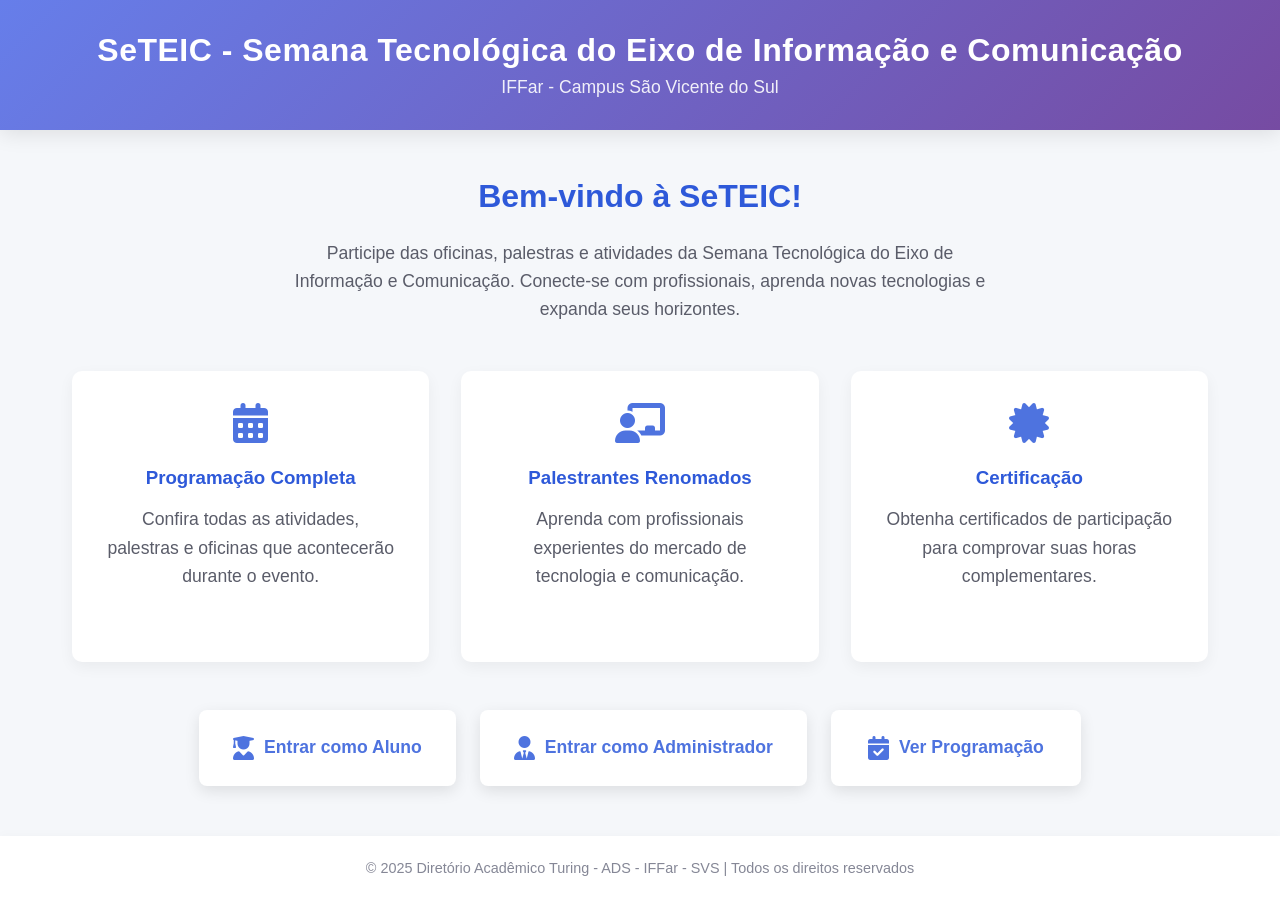
<file: index.html>
<!DOCTYPE html>
<html lang="pt-BR">
<head>
  <meta charset="UTF-8">
  <meta name="viewport" content="width=device-width, initial-scale=1.0">
  <title>SeTEIC - Página Inicial</title>
  <link rel="stylesheet" href="https://cdnjs.cloudflare.com/ajax/libs/font-awesome/6.4.0/css/all.min.css">
  <style>
    :root {
      --primary: #4e73df;
      --primary-dark: #2e59d9;
      --secondary: #858796;
      --success: #1cc88a;
      --info: #36b9cc;
      --warning: #f6c23e;
      --danger: #e74a3b;
      --light: #f8f9fc;
      --dark: #5a5c69;
      --white: #ffffff;
      --gradient: linear-gradient(135deg, #667eea 0%, #764ba2 100%);
    }
    
    * {
      margin: 0;
      padding: 0;
      box-sizing: border-box;
      font-family: 'Segoe UI', Tahoma, Geneva, Verdana, sans-serif;
    }
    
    body {
      background-color: #f5f7fa;
      color: var(--dark);
      min-height: 100vh;
      display: flex;
      flex-direction: column;
    }
    
    header {
      background: var(--gradient);
      color: var(--white);
      padding: 2rem 1.5rem;
      box-shadow: 0 4px 20px rgba(0, 0, 0, 0.1);
      text-align: center;
    }
    
    .titulo {
      font-size: 2rem;
      font-weight: 600;
      letter-spacing: 0.5px;
      margin-bottom: 0.5rem;
    }
    
    header p {
      font-size: 1.1rem;
      opacity: 0.9;
    }
    
    main.container {
      flex: 1;
      padding: 3rem 2rem;
      text-align: center;
      max-width: 1200px;
      margin: 0 auto;
      width: 100%;
    }
    
    main h2 {
      color: var(--primary-dark);
      font-size: 2rem;
      margin-bottom: 1.5rem;
    }
    
    main p {
      font-size: 1.1rem;
      color: var(--dark);
      max-width: 700px;
      margin: 0 auto 2.5rem;
      line-height: 1.6;
    }
    
    nav {
      display: flex;
      flex-wrap: wrap;
      justify-content: center;
      gap: 1.5rem;
      margin-top: 2rem;
    }
    
    nav a {
      background: var(--white);
      color: var(--primary);
      text-decoration: none;
      padding: 1.5rem 2rem;
      border-radius: 8px;
      font-weight: 600;
      font-size: 1.1rem;
      box-shadow: 0 5px 15px rgba(0, 0, 0, 0.1);
      transition: all 0.3s ease;
      display: flex;
      align-items: center;
      gap: 10px;
      min-width: 250px;
      justify-content: center;
      border: 2px solid transparent;
    }
    
    nav a:hover {
      transform: translateY(-5px);
      box-shadow: 0 8px 25px rgba(0, 0, 0, 0.15);
      border-color: var(--primary);
    }
    
    nav a i {
      font-size: 1.5rem;
    }
    
    .features {
      display: grid;
      grid-template-columns: repeat(auto-fit, minmax(300px, 1fr));
      gap: 2rem;
      margin: 3rem 0;
    }
    
    .feature-card {
      background: var(--white);
      padding: 2rem;
      border-radius: 10px;
      box-shadow: 0 5px 15px rgba(0, 0, 0, 0.05);
      transition: all 0.3s ease;
    }
    
    .feature-card:hover {
      transform: translateY(-5px);
      box-shadow: 0 8px 25px rgba(0, 0, 0, 0.1);
    }
    
    .feature-card i {
      font-size: 2.5rem;
      color: var(--primary);
      margin-bottom: 1.5rem;
    }
    
    .feature-card h3 {
      color: var(--primary-dark);
      margin-bottom: 1rem;
    }
    
    footer {
      background: var(--white);
      color: var(--secondary);
      text-align: center;
      padding: 1.5rem;
      font-size: 0.9rem;
      box-shadow: 0 -2px 10px rgba(0, 0, 0, 0.02);
    }
    
    @media (max-width: 768px) {
      .titulo {
        font-size: 1.5rem;
      }
      
      header p {
        font-size: 1rem;
      }
      
      nav {
        flex-direction: column;
        align-items: center;
      }
      
      nav a {
        width: 100%;
        padding: 1rem;
      }
    }
  </style>
</head>
<body>
  <header>
    <h1 class="titulo">SeTEIC - Semana Tecnológica do Eixo de Informação e Comunicação</h1>
    <p>IFFar - Campus São Vicente do Sul</p>
  </header>
  <main class="container">
    <h2>Bem-vindo à SeTEIC!</h2>
    <p>Participe das oficinas, palestras e atividades da Semana Tecnológica do Eixo de Informação e Comunicação. Conecte-se com profissionais, aprenda novas tecnologias e expanda seus horizontes.</p>
    
    <div class="features">
      <div class="feature-card">
        <i class="fas fa-calendar-alt"></i>
        <h3>Programação Completa</h3>
        <p>Confira todas as atividades, palestras e oficinas que acontecerão durante o evento.</p>
      </div>
      
      <div class="feature-card">
        <i class="fas fa-chalkboard-teacher"></i>
        <h3>Palestrantes Renomados</h3>
        <p>Aprenda com profissionais experientes do mercado de tecnologia e comunicação.</p>
      </div>
      
      <div class="feature-card">
        <i class="fas fa-certificate"></i>
        <h3>Certificação</h3>
        <p>Obtenha certificados de participação para comprovar suas horas complementares.</p>
      </div>
    </div>
    
    <nav>
      <a href="login.html">
        <i class="fas fa-user-graduate"></i>
        <span>Entrar como Aluno</span>
      </a>
      <a href="admin-dashboard.html">
        <i class="fas fa-user-tie"></i>
        <span>Entrar como Administrador</span>
      </a>
      <a href="aluno-programacao.html">
        <i class="fas fa-calendar-check"></i>
        <span>Ver Programação</span>
      </a>
    </nav>
  </main>
  <footer>
    <p>&copy; 2025 Diretório Acadêmico Turing - ADS - IFFar - SVS | Todos os direitos reservados</p>
  </footer>
</body>
</html>
</file>
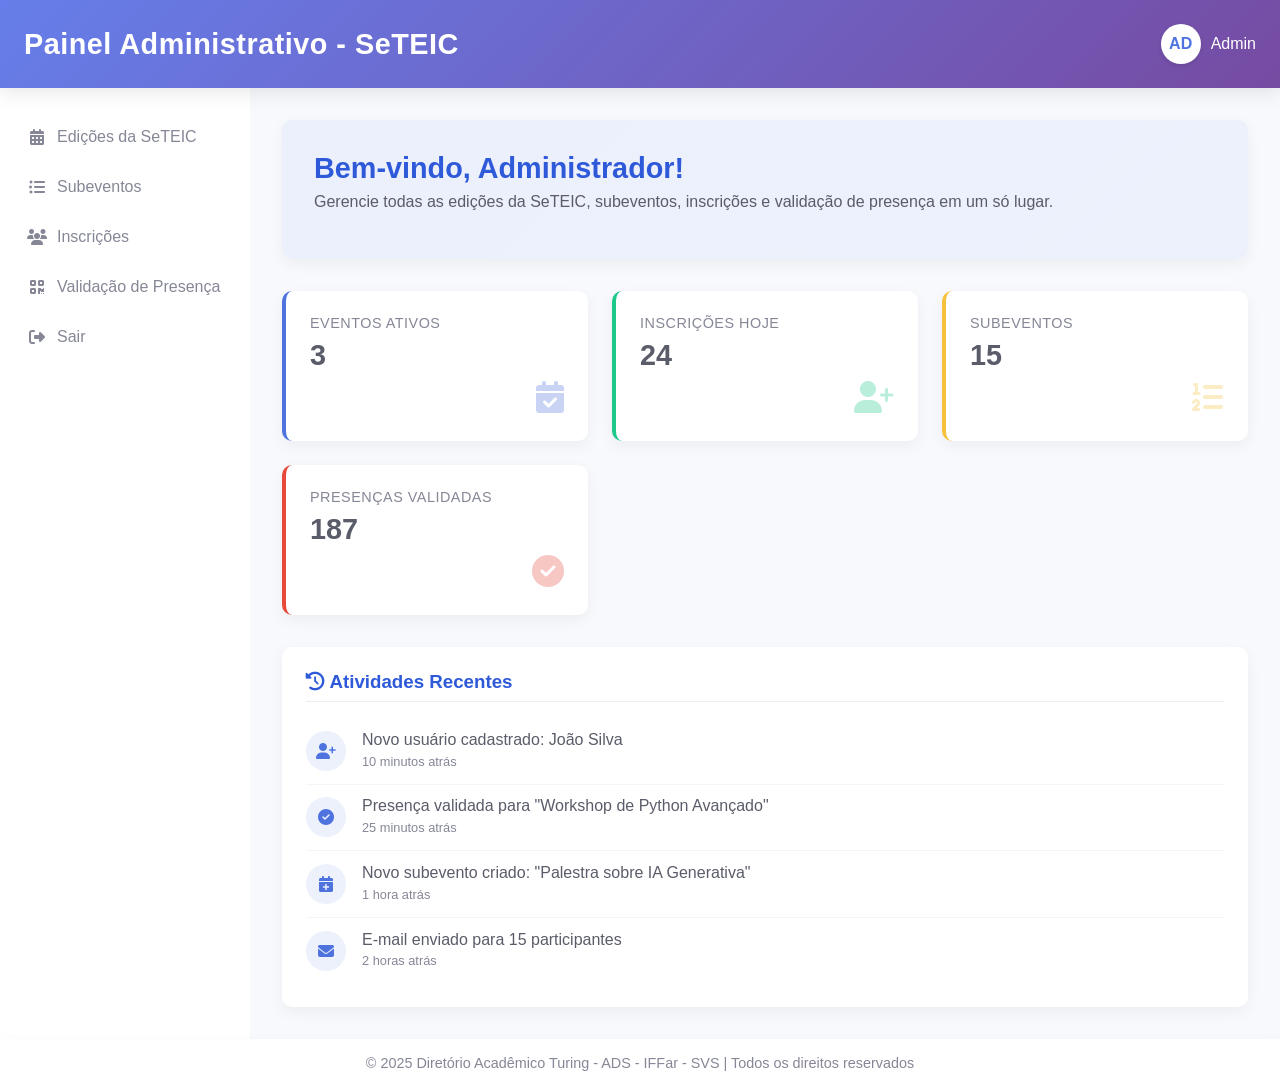
<file: admin-dashboard.html>
<!DOCTYPE html>
  <html lang="pt-BR">
  <head>
    <meta charset="UTF-8">
    <meta name="viewport" content="width=device-width, initial-scale=1.0">
    <title>Dashboard do Administrador - SeTEIC</title>
    <link rel="stylesheet" href="https://cdnjs.cloudflare.com/ajax/libs/font-awesome/6.4.0/css/all.min.css">
    <style>
      :root {
        --primary: #4e73df;
        --primary-dark: #2e59d9;
        --secondary: #858796;
        --success: #1cc88a;
        --info: #36b9cc;
        --warning: #f6c23e;
        --danger: #e74a3b;
        --light: #f8f9fc;
        --dark: #5a5c69;
        --white: #ffffff;
        --gradient: linear-gradient(135deg, #667eea 0%, #764ba2 100%);
      }
      
      * {
        margin: 0;
        padding: 0;
        box-sizing: border-box;
        font-family: 'Segoe UI', Tahoma, Geneva, Verdana, sans-serif;
      }
      
      body {
        background-color: #f5f7fa;
        color: var(--dark);
        min-height: 100vh;
        display: flex;
        flex-direction: column;
      }
      
      header {
        background: var(--gradient);
        color: var(--white);
        padding: 1.5rem;
        box-shadow: 0 4px 20px rgba(0, 0, 0, 0.1);
        position: relative;
        z-index: 10;
        display: flex;
        justify-content: space-between;
        align-items: center;
      }
      
      .titulo {
        font-size: 1.8rem;
        font-weight: 600;
        letter-spacing: 0.5px;
      }
      
      .user-info {
        display: flex;
        align-items: center;
        gap: 10px;
      }
      
      .user-avatar {
        width: 40px;
        height: 40px;
        border-radius: 50%;
        background-color: var(--white);
        display: flex;
        align-items: center;
        justify-content: center;
        color: var(--primary);
        font-weight: bold;
        box-shadow: 0 2px 5px rgba(0, 0, 0, 0.1);
      }
      
      main.container {
        display: flex;
        flex: 1;
      }
      
      nav {
        width: 250px;
        background: var(--white);
        box-shadow: 2px 0 10px rgba(0, 0, 0, 0.05);
        padding: 1.5rem 0;
        display: flex;
        flex-direction: column;
        transition: all 0.3s ease;
      }
      
      nav a {
        color: var(--secondary);
        text-decoration: none;
        padding: 0.8rem 1.5rem;
        margin: 0.2rem 0;
        display: flex;
        align-items: center;
        gap: 10px;
        transition: all 0.3s ease;
        border-left: 3px solid transparent;
      }
      
      nav a:hover {
        color: var(--primary);
        background-color: rgba(78, 115, 223, 0.1);
        border-left: 3px solid var(--primary);
      }
      
      nav a i {
        width: 20px;
        text-align: center;
      }
      
      .content {
        flex: 1;
        padding: 2rem;
        background-color: var(--light);
      }
      
      .welcome-card {
        background: var(--white);
        border-radius: 10px;
        padding: 2rem;
        margin-bottom: 2rem;
        box-shadow: 0 5px 15px rgba(0, 0, 0, 0.05);
        background: linear-gradient(135deg, rgba(255,255,255,0.9) 0%, rgba(255,255,255,0.95) 100%), 
                    url('https://images.unsplash.com/photo-1522071820081-009f0129c71c?ixlib=rb-4.0.3&ixid=M3wxMjA3fDB8MHxwaG90by1wYWdlfHx8fGVufDB8fHx8fA%3D%3D&auto=format&fit=crop&w=1470&q=80') no-repeat center center;
        background-size: cover;
        position: relative;
        overflow: hidden;
      }
      
      .welcome-card::before {
        content: '';
        position: absolute;
        top: 0;
        left: 0;
        right: 0;
        bottom: 0;
        background: rgba(78, 115, 223, 0.1);
        z-index: 0;
      }
      
      .welcome-card h2 {
        font-size: 1.8rem;
        color: var(--primary-dark);
        margin-bottom: 0.5rem;
        position: relative;
      }
      
      .welcome-card p {
        color: var(--dark);
        margin-bottom: 1rem;
        position: relative;
      }
      
      .stats-grid {
        display: grid;
        grid-template-columns: repeat(auto-fit, minmax(250px, 1fr));
        gap: 1.5rem;
        margin-bottom: 2rem;
      }
      
      .stat-card {
        background: var(--white);
        border-radius: 10px;
        padding: 1.5rem;
        box-shadow: 0 5px 15px rgba(0, 0, 0, 0.05);
        display: flex;
        flex-direction: column;
        border-left: 4px solid var(--primary);
        transition: transform 0.3s ease;
      }
      
      .stat-card:hover {
        transform: translateY(-5px);
      }
      
      .stat-card.primary {
        border-left-color: var(--primary);
      }
      
      .stat-card.success {
        border-left-color: var(--success);
      }
      
      .stat-card.warning {
        border-left-color: var(--warning);
      }
      
      .stat-card.danger {
        border-left-color: var(--danger);
      }
      
      .stat-card .stat-title {
        color: var(--secondary);
        font-size: 0.9rem;
        margin-bottom: 0.5rem;
        text-transform: uppercase;
        letter-spacing: 0.5px;
      }
      
      .stat-card .stat-value {
        font-size: 1.8rem;
        font-weight: 700;
        margin-bottom: 0.5rem;
      }
      
      .stat-card .stat-icon {
        align-self: flex-end;
        font-size: 2rem;
        opacity: 0.3;
      }
      
      .stat-card.primary .stat-icon {
        color: var(--primary);
      }
      
      .stat-card.success .stat-icon {
        color: var(--success);
      }
      
      .stat-card.warning .stat-icon {
        color: var(--warning);
      }
      
      .stat-card.danger .stat-icon {
        color: var(--danger);
      }
      
      .recent-activity {
        background: var(--white);
        border-radius: 10px;
        padding: 1.5rem;
        box-shadow: 0 5px 15px rgba(0, 0, 0, 0.05);
      }
      
      .recent-activity h3 {
        color: var(--primary-dark);
        margin-bottom: 1rem;
        padding-bottom: 0.5rem;
        border-bottom: 1px solid #eee;
      }
      
      .activity-item {
        display: flex;
        gap: 1rem;
        padding: 0.8rem 0;
        border-bottom: 1px solid #f5f5f5;
      }
      
      .activity-item:last-child {
        border-bottom: none;
      }
      
      .activity-icon {
        width: 40px;
        height: 40px;
        border-radius: 50%;
        background-color: rgba(78, 115, 223, 0.1);
        display: flex;
        align-items: center;
        justify-content: center;
        color: var(--primary);
        flex-shrink: 0;
      }
      
      .activity-content {
        flex: 1;
      }
      
      .activity-time {
        font-size: 0.8rem;
        color: var(--secondary);
        margin-top: 0.3rem;
      }
      
      footer {
        background: var(--white);
        color: var(--secondary);
        text-align: center;
        padding: 1rem;
        font-size: 0.9rem;
        box-shadow: 0 -2px 10px rgba(0, 0, 0, 0.02);
      }
      
      @media (max-width: 768px) {
        main.container {
          flex-direction: column;
        }
        
        nav {
          width: 100%;
          flex-direction: row;
          overflow-x: auto;
          padding: 0.5rem;
        }
        
        nav a {
          flex-direction: column;
          padding: 0.5rem;
          font-size: 0.8rem;
          text-align: center;
          min-width: 80px;
        }
        
        nav a i {
          margin-bottom: 0.3rem;
        }
        
        .stats-grid {
          grid-template-columns: 1fr;
        }
      }
    </style>
  </head>
  <body>
    <header>
      <h1 class="titulo">Painel Administrativo - SeTEIC</h1>
      <div class="user-info">
        <div class="user-avatar">AD</div>
        <span>Admin</span>
      </div>
    </header>
    <main class="container">
      <nav>
        <a href="admin-eventos.html">
          <i class="fas fa-calendar-alt"></i>
          <span>Edições da SeTEIC</span>
        </a>
        <a href="admin-subeventos.html">
          <i class="fas fa-list-ul"></i>
          <span>Subeventos</span>
        </a>
        <a href="admin-inscricoes.html">
          <i class="fas fa-users"></i>
          <span>Inscrições</span>
        </a>
        <a href="admin-qrcode.html">
          <i class="fas fa-qrcode"></i>
          <span>Validação de Presença</span>
        </a>
        <a href="index.html">
          <i class="fas fa-sign-out-alt"></i>
          <span>Sair</span>
        </a>
      </nav>
      <div class="content">
        <div class="welcome-card">
          <h2>Bem-vindo, Administrador!</h2>
          <p>Gerencie todas as edições da SeTEIC, subeventos, inscrições e validação de presença em um só lugar.</p>
        </div>
        
        <div class="stats-grid">
          <div class="stat-card primary">
            <div class="stat-title">Eventos Ativos</div>
            <div class="stat-value">3</div>
            <div class="stat-icon"><i class="fas fa-calendar-check"></i></div>
          </div>
          
          <div class="stat-card success">
            <div class="stat-title">Inscrições Hoje</div>
            <div class="stat-value">24</div>
            <div class="stat-icon"><i class="fas fa-user-plus"></i></div>
          </div>
          
          <div class="stat-card warning">
            <div class="stat-title">Subeventos</div>
            <div class="stat-value">15</div>
            <div class="stat-icon"><i class="fas fa-list-ol"></i></div>
          </div>
          
          <div class="stat-card danger">
            <div class="stat-title">Presenças Validadas</div>
            <div class="stat-value">187</div>
            <div class="stat-icon"><i class="fas fa-check-circle"></i></div>
          </div>
        </div>
        
        <div class="recent-activity">
          <h3><i class="fas fa-history"></i> Atividades Recentes</h3>
          
          <div class="activity-item">
            <div class="activity-icon">
              <i class="fas fa-user-plus"></i>
            </div>
            <div class="activity-content">
              <div>Novo usuário cadastrado: João Silva</div>
              <div class="activity-time">10 minutos atrás</div>
            </div>
          </div>
          
          <div class="activity-item">
            <div class="activity-icon">
              <i class="fas fa-check-circle"></i>
            </div>
            <div class="activity-content">
              <div>Presença validada para "Workshop de Python Avançado"</div>
              <div class="activity-time">25 minutos atrás</div>
            </div>
          </div>
          
          <div class="activity-item">
            <div class="activity-icon">
              <i class="fas fa-calendar-plus"></i>
            </div>
            <div class="activity-content">
              <div>Novo subevento criado: "Palestra sobre IA Generativa"</div>
              <div class="activity-time">1 hora atrás</div>
            </div>
          </div>
          
          <div class="activity-item">
            <div class="activity-icon">
              <i class="fas fa-envelope"></i>
            </div>
            <div class="activity-content">
              <div>E-mail enviado para 15 participantes</div>
              <div class="activity-time">2 horas atrás</div>
            </div>
          </div>
        </div>
      </div>
    </main>
    <footer>
      <p>&copy; 2025 Diretório Acadêmico Turing - ADS - IFFar - SVS | Todos os direitos reservados</p>
    </footer>
  </body>
  </html>
</file>
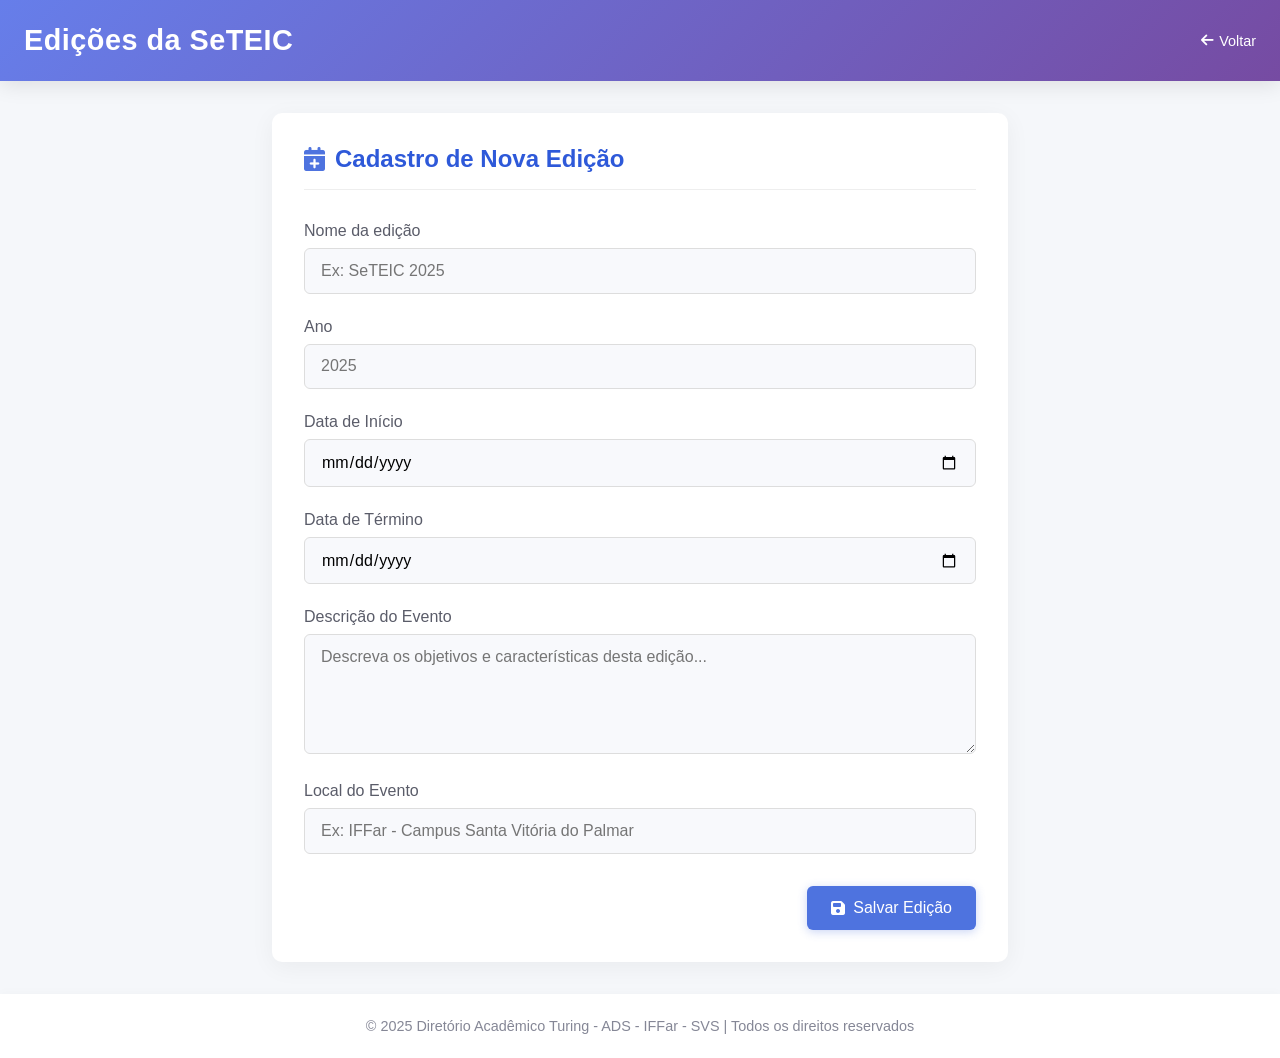
<file: admin-eventos.html>
<!DOCTYPE html>
<html lang="pt-BR">
<head>
  <meta charset="UTF-8">
  <meta name="viewport" content="width=device-width, initial-scale=1.0">
  <title>Cadastro de Evento Geral - SeTEIC</title>
  <link rel="stylesheet" href="https://cdnjs.cloudflare.com/ajax/libs/font-awesome/6.4.0/css/all.min.css">
  <style>
    :root {
      --primary: #4e73df;
      --primary-dark: #2e59d9;
      --secondary: #858796;
      --success: #1cc88a;
      --light: #f8f9fc;
      --dark: #5a5c69;
      --white: #ffffff;
      --gradient: linear-gradient(135deg, #667eea 0%, #764ba2 100%);
    }
    
    * {
      margin: 0;
      padding: 0;
      box-sizing: border-box;
      font-family: 'Segoe UI', Tahoma, Geneva, Verdana, sans-serif;
    }
    
    body {
      background-color: #f5f7fa;
      color: var(--dark);
      min-height: 100vh;
      display: flex;
      flex-direction: column;
    }
    
    header {
      background: var(--gradient);
      color: var(--white);
      padding: 1.5rem;
      box-shadow: 0 4px 20px rgba(0, 0, 0, 0.1);
      display: flex;
      justify-content: space-between;
      align-items: center;
    }
    
    .titulo {
      font-size: 1.8rem;
      font-weight: 600;
      letter-spacing: 0.5px;
    }
    
    .back-button {
      color: var(--white);
      text-decoration: none;
      display: flex;
      align-items: center;
      gap: 5px;
      font-size: 0.9rem;
      transition: opacity 0.3s;
    }
    
    .back-button:hover {
      opacity: 0.9;
    }
    
    main.container {
      flex: 1;
      padding: 2rem;
      max-width: 800px;
      margin: 0 auto;
      width: 100%;
    }
    
    .form-card {
      background: var(--white);
      border-radius: 10px;
      padding: 2rem;
      box-shadow: 0 5px 25px rgba(0, 0, 0, 0.05);
    }
    
    .form-header {
      margin-bottom: 2rem;
      padding-bottom: 1rem;
      border-bottom: 1px solid #eee;
    }
    
    .form-header h2 {
      color: var(--primary-dark);
      display: flex;
      align-items: center;
      gap: 10px;
    }
    
    .form-header h2 i {
      color: var(--primary);
    }
    
    .form-group {
      margin-bottom: 1.5rem;
    }
    
    label {
      display: block;
      margin-bottom: 0.5rem;
      font-weight: 500;
      color: var(--dark);
    }
    
    input[type="text"],
    input[type="number"],
    input[type="date"],
    input[type="time"],
    input[type="email"],
    input[type="password"],
    select,
    textarea {
      width: 100%;
      padding: 0.8rem 1rem;
      border: 1px solid #ddd;
      border-radius: 6px;
      font-size: 1rem;
      transition: all 0.3s;
      background-color: var(--light);
    }
    
    input:focus,
    select:focus,
    textarea:focus {
      outline: none;
      border-color: var(--primary);
      box-shadow: 0 0 0 3px rgba(78, 115, 223, 0.2);
    }
    
    textarea {
      min-height: 120px;
      resize: vertical;
    }
    
    button[type="submit"] {
      background: var(--primary);
      color: white;
      border: none;
      padding: 0.8rem 1.5rem;
      border-radius: 6px;
      font-size: 1rem;
      font-weight: 500;
      cursor: pointer;
      transition: all 0.3s;
      display: inline-flex;
      align-items: center;
      gap: 8px;
      box-shadow: 0 2px 10px rgba(78, 115, 223, 0.3);
    }
    
    button[type="submit"]:hover {
      background: var(--primary-dark);
      transform: translateY(-2px);
      box-shadow: 0 4px 15px rgba(78, 115, 223, 0.4);
    }
    
    .form-actions {
      display: flex;
      justify-content: flex-end;
      margin-top: 2rem;
    }
    
    footer {
      background: var(--white);
      color: var(--secondary);
      text-align: center;
      padding: 1.5rem;
      font-size: 0.9rem;
      box-shadow: 0 -2px 10px rgba(0, 0, 0, 0.02);
    }
    
    @media (max-width: 768px) {
      main.container {
        padding: 1rem;
      }
      
      .form-card {
        padding: 1.5rem;
      }
      
      header {
        padding: 1rem;
      }
      
      .titulo {
        font-size: 1.4rem;
      }
    }
  </style>
</head>
<body>
  <header>
    <h1 class="titulo">Edições da SeTEIC</h1>
    <a href="admin-eventos.html" class="back-button">
      <i class="fas fa-arrow-left"></i>
      Voltar
    </a>
  </header>
  <main class="container">
    <div class="form-card">
      <div class="form-header">
        <h2><i class="fas fa-calendar-plus"></i> Cadastro de Nova Edição</h2>
      </div>
      
      <form>
        <div class="form-group">
          <label for="nome">Nome da edição</label>
          <input type="text" id="nome" required placeholder="Ex: SeTEIC 2025">
        </div>
        
        <div class="form-group">
          <label for="ano">Ano</label>
          <input type="number" id="ano" required min="2000" max="2100" placeholder="2025">
        </div>
        
        <div class="form-group">
          <label for="data-inicio">Data de Início</label>
          <input type="date" id="data-inicio" required>
        </div>
        
        <div class="form-group">
          <label for="data-fim">Data de Término</label>
          <input type="date" id="data-fim" required>
        </div>
        
        <div class="form-group">
          <label for="descricao">Descrição do Evento</label>
          <textarea id="descricao" rows="4" placeholder="Descreva os objetivos e características desta edição..."></textarea>
        </div>
        
        <div class="form-group">
          <label for="local">Local do Evento</label>
          <input type="text" id="local" placeholder="Ex: IFFar - Campus Santa Vitória do Palmar">
        </div>
        
        <div class="form-actions">
          <button type="submit">
            <i class="fas fa-save"></i>
            Salvar Edição
          </button>
        </div>
      </form>
    </div>
  </main>
  <footer>
    <p>&copy; 2025 Diretório Acadêmico Turing - ADS - IFFar - SVS | Todos os direitos reservados</p>
  </footer>
</body>
</html>
</file>
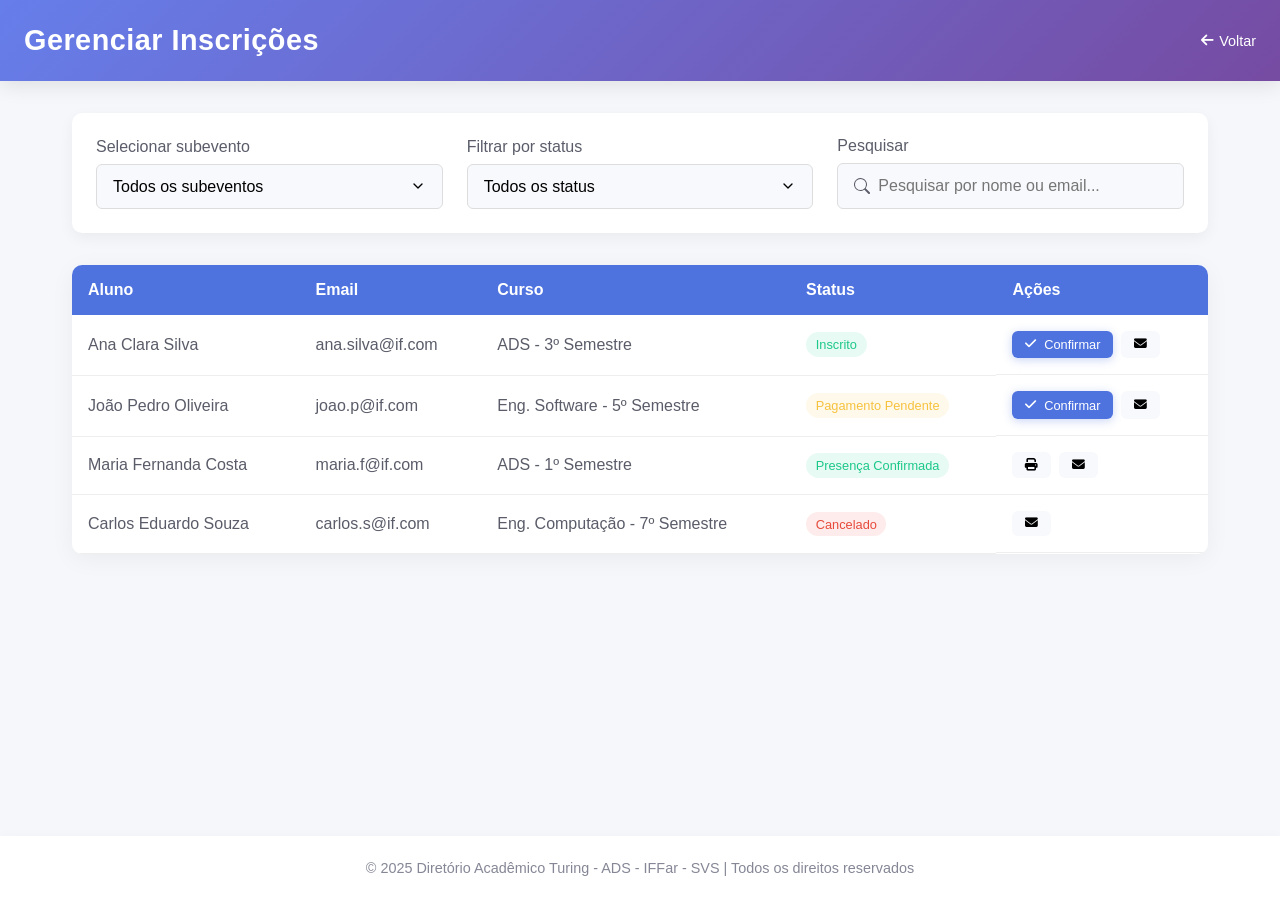
<file: admin-inscricoes.html>
<!DOCTYPE html>
<html lang="pt-BR">
<head>
  <meta charset="UTF-8">
  <meta name="viewport" content="width=device-width, initial-scale=1.0">
  <title>Inscrições por Evento - SeTEIC</title>
  <link rel="stylesheet" href="https://cdnjs.cloudflare.com/ajax/libs/font-awesome/6.4.0/css/all.min.css">
  <style>
    :root {
      --primary: #4e73df;
      --primary-dark: #2e59d9;
      --secondary: #858796;
      --success: #1cc88a;
      --warning: #f6c23e;
      --danger: #e74a3b;
      --light: #f8f9fc;
      --dark: #5a5c69;
      --white: #ffffff;
      --gradient: linear-gradient(135deg, #667eea 0%, #764ba2 100%);
    }
    
    * {
      margin: 0;
      padding: 0;
      box-sizing: border-box;
      font-family: 'Segoe UI', Tahoma, Geneva, Verdana, sans-serif;
    }
    
    body {
      background-color: #f5f7fa;
      color: var(--dark);
      min-height: 100vh;
      display: flex;
      flex-direction: column;
    }
    
    header {
      background: var(--gradient);
      color: var(--white);
      padding: 1.5rem;
      box-shadow: 0 4px 20px rgba(0, 0, 0, 0.1);
      display: flex;
      justify-content: space-between;
      align-items: center;
    }
    
    .titulo {
      font-size: 1.8rem;
      font-weight: 600;
      letter-spacing: 0.5px;
    }
    
    .back-button {
      color: var(--white);
      text-decoration: none;
      display: flex;
      align-items: center;
      gap: 5px;
      font-size: 0.9rem;
      transition: opacity 0.3s;
    }
    
    .back-button:hover {
      opacity: 0.9;
    }
    
    main.container {
      flex: 1;
      padding: 2rem;
      max-width: 1200px;
      margin: 0 auto;
      width: 100%;
    }
    
    .filter-section {
      background: var(--white);
      border-radius: 10px;
      padding: 1.5rem;
      margin-bottom: 2rem;
      box-shadow: 0 5px 15px rgba(0, 0, 0, 0.05);
    }
    
    .filter-row {
      display: flex;
      gap: 1.5rem;
      align-items: flex-end;
      flex-wrap: wrap;
    }
    
    .form-group {
      flex: 1;
      min-width: 250px;
    }
    
    label {
      display: block;
      margin-bottom: 0.5rem;
      font-weight: 500;
      color: var(--dark);
    }
    
    select {
      width: 100%;
      padding: 0.8rem 1rem;
      border: 1px solid #ddd;
      border-radius: 6px;
      font-size: 1rem;
      transition: all 0.3s;
      background-color: var(--light);
      appearance: none;
      background-image: url("data:image/svg+xml;charset=UTF-8,%3csvg xmlns='http://www.w3.org/2000/svg' viewBox='0 0 24 24' fill='none' stroke='currentColor' stroke-width='2' stroke-linecap='round' stroke-linejoin='round'%3e%3cpolyline points='6 9 12 15 18 9'%3e%3c/polyline%3e%3c/svg%3e");
      background-repeat: no-repeat;
      background-position: right 1rem center;
      background-size: 1em;
    }
    
    select:focus {
      outline: none;
      border-color: var(--primary);
      box-shadow: 0 0 0 3px rgba(78, 115, 223, 0.2);
    }
    
    .card {
      background: var(--white);
      border-radius: 10px;
      padding: 0;
      box-shadow: 0 5px 25px rgba(0, 0, 0, 0.05);
      overflow: hidden;
    }
    
    .table-container {
      overflow-x: auto;
    }
    
    table {
      width: 100%;
      border-collapse: collapse;
    }
    
    thead {
      background-color: var(--primary);
      color: var(--white);
    }
    
    th {
      padding: 1rem;
      text-align: left;
      font-weight: 600;
    }
    
    td {
      padding: 1rem;
      border-bottom: 1px solid #eee;
      vertical-align: middle;
    }
    
    tr:hover {
      background-color: rgba(78, 115, 223, 0.05);
    }
    
    .status-badge {
      display: inline-block;
      padding: 0.3rem 0.6rem;
      border-radius: 20px;
      font-size: 0.8rem;
      font-weight: 500;
    }
    
    .status-inscrito {
      background-color: rgba(28, 200, 138, 0.1);
      color: var(--success);
    }
    
    .status-pendente {
      background-color: rgba(246, 194, 62, 0.1);
      color: var(--warning);
    }
    
    .status-cancelado {
      background-color: rgba(231, 74, 59, 0.1);
      color: var(--danger);
    }
    
    .btn {
      padding: 0.5rem 1rem;
      border-radius: 6px;
      font-size: 0.9rem;
      font-weight: 500;
      cursor: pointer;
      transition: all 0.3s;
      display: inline-flex;
      align-items: center;
      gap: 8px;
      border: none;
    }
    
    .btn-primary {
      background: var(--primary);
      color: white;
      box-shadow: 0 2px 10px rgba(78, 115, 223, 0.3);
    }
    
    .btn-primary:hover {
      background: var(--primary-dark);
      transform: translateY(-2px);
      box-shadow: 0 4px 15px rgba(78, 115, 223, 0.4);
    }
    
    .btn-sm {
      padding: 0.4rem 0.8rem;
      font-size: 0.8rem;
    }
    
    .actions-cell {
      display: flex;
      gap: 0.5rem;
    }
    
    .search-input {
      width: 100%;
      padding: 0.8rem 1rem;
      border: 1px solid #ddd;
      border-radius: 6px;
      font-size: 1rem;
      transition: all 0.3s;
      background-color: var(--light);
      padding-left: 2.5rem;
      background-image: url("data:image/svg+xml;charset=UTF-8,%3csvg xmlns='http://www.w3.org/2000/svg' width='16' height='16' fill='%235a5c69' viewBox='0 0 16 16'%3e%3cpath d='M11.742 10.344a6.5 6.5 0 1 0-1.397 1.398h-.001c.03.04.062.078.098.115l3.85 3.85a1 1 0 0 0 1.415-1.414l-3.85-3.85a1.007 1.007 0 0 0-.115-.1zM12 6.5a5.5 5.5 0 1 1-11 0 5.5 5.5 0 0 1 11 0z'/%3e%3c/svg%3e");
      background-repeat: no-repeat;
      background-position: left 1rem center;
    }
    
    .search-input:focus {
      outline: none;
      border-color: var(--primary);
      box-shadow: 0 0 0 3px rgba(78, 115, 223, 0.2);
    }
    
    footer {
      background: var(--white);
      color: var(--secondary);
      text-align: center;
      padding: 1.5rem;
      font-size: 0.9rem;
      box-shadow: 0 -2px 10px rgba(0, 0, 0, 0.02);
    }
    
    @media (max-width: 768px) {
      main.container {
        padding: 1rem;
      }
      
      .filter-row {
        flex-direction: column;
        gap: 1rem;
      }
      
      .form-group {
        width: 100%;
      }
      
      th, td {
        padding: 0.8rem;
      }
      
      header {
        padding: 1rem;
      }
      
      .titulo {
        font-size: 1.4rem;
      }
    }
  </style>
</head>
<body>
  <header>
    <h1 class="titulo">Gerenciar Inscrições</h1>
    <a href="admin-inscricoes.html" class="back-button">
      <i class="fas fa-arrow-left"></i>
      Voltar
    </a>
  </header>
  <main class="container">
    <div class="filter-section">
      <div class="filter-row">
        <div class="form-group">
          <label for="subevento">Selecionar subevento</label>
          <select id="subevento">
            <option value="">Todos os subeventos</option>
            <option value="git">Oficina: Git e Versionamento</option>
            <option value="ia">Palestra: Inteligência Artificial</option>
            <option value="web">Workshop: Desenvolvimento Web</option>
            <option value="dados">Minicurso: Análise de Dados</option>
          </select>
        </div>
        
        <div class="form-group">
          <label for="status">Filtrar por status</label>
          <select id="status">
            <option value="">Todos os status</option>
            <option value="inscrito">Inscrito</option>
            <option value="confirmado">Presença Confirmada</option>
            <option value="pendente">Pagamento Pendente</option>
            <option value="cancelado">Cancelado</option>
          </select>
        </div>
        
        <div class="form-group">
          <label for="search">Pesquisar</label>
          <input type="text" id="search" class="search-input" placeholder="Pesquisar por nome ou email...">
        </div>
      </div>
    </div>
    
    <div class="card">
      <div class="table-container">
        <table>
          <thead>
            <tr>
              <th>Aluno</th>
              <th>Email</th>
              <th>Curso</th>
              <th>Status</th>
              <th>Ações</th>
            </tr>
          </thead>
          <tbody>
            <tr>
              <td>Ana Clara Silva</td>
              <td>ana.silva@if.com</td>
              <td>ADS - 3º Semestre</td>
              <td><span class="status-badge status-inscrito">Inscrito</span></td>
              <td class="actions-cell">
                <button class="btn btn-primary btn-sm">
                  <i class="fas fa-check"></i>
                  Confirmar
                </button>
                <button class="btn btn-sm" style="background: #f8f9fc;">
                  <i class="fas fa-envelope"></i>
                </button>
              </td>
            </tr>
            <tr>
              <td>João Pedro Oliveira</td>
              <td>joao.p@if.com</td>
              <td>Eng. Software - 5º Semestre</td>
              <td><span class="status-badge status-pendente">Pagamento Pendente</span></td>
              <td class="actions-cell">
                <button class="btn btn-primary btn-sm">
                  <i class="fas fa-check"></i>
                  Confirmar
                </button>
                <button class="btn btn-sm" style="background: #f8f9fc;">
                  <i class="fas fa-envelope"></i>
                </button>
              </td>
            </tr>
            <tr>
              <td>Maria Fernanda Costa</td>
              <td>maria.f@if.com</td>
              <td>ADS - 1º Semestre</td>
              <td><span class="status-badge status-inscrito">Presença Confirmada</span></td>
              <td class="actions-cell">
                <button class="btn btn-sm" style="background: #f8f9fc;">
                  <i class="fas fa-print"></i>
                </button>
                <button class="btn btn-sm" style="background: #f8f9fc;">
                  <i class="fas fa-envelope"></i>
                </button>
              </td>
            </tr>
            <tr>
              <td>Carlos Eduardo Souza</td>
              <td>carlos.s@if.com</td>
              <td>Eng. Computação - 7º Semestre</td>
              <td><span class="status-badge status-cancelado">Cancelado</span></td>
              <td class="actions-cell">
                <button class="btn btn-sm" style="background: #f8f9fc;">
                  <i class="fas fa-envelope"></i>
                </button>
              </td>
            </tr>
          </tbody>
        </table>
      </div>
    </div>
  </main>
  <footer>
    <p>&copy; 2025 Diretório Acadêmico Turing - ADS - IFFar - SVS | Todos os direitos reservados</p>
  </footer>
</body>
</html>
</file>
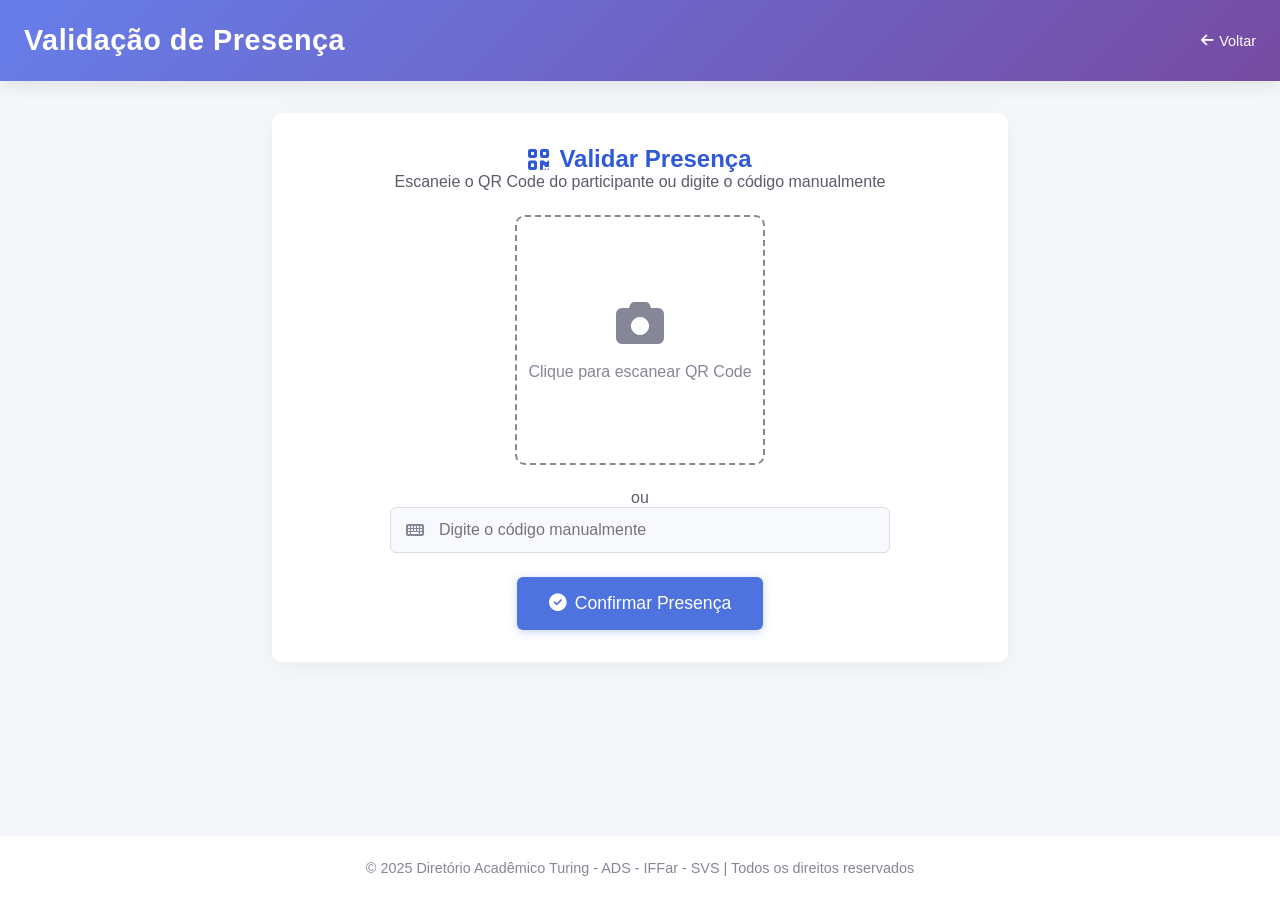
<file: admin-qrcode.html>
<!DOCTYPE html>
<html lang="pt-BR">
<head>
  <meta charset="UTF-8">
  <meta name="viewport" content="width=device-width, initial-scale=1.0">
  <title>Validação de Presença - SeTEIC</title>
  <link rel="stylesheet" href="https://cdnjs.cloudflare.com/ajax/libs/font-awesome/6.4.0/css/all.min.css">
  <style>
    :root {
      --primary: #4e73df;
      --primary-dark: #2e59d9;
      --secondary: #858796;
      --success: #1cc88a;
      --warning: #f6c23e;
      --danger: #e74a3b;
      --light: #f8f9fc;
      --dark: #5a5c69;
      --white: #ffffff;
      --gradient: linear-gradient(135deg, #667eea 0%, #764ba2 100%);
    }
    
    * {
      margin: 0;
      padding: 0;
      box-sizing: border-box;
      font-family: 'Segoe UI', Tahoma, Geneva, Verdana, sans-serif;
    }
    
    body {
      background-color: #f5f7fa;
      color: var(--dark);
      min-height: 100vh;
      display: flex;
      flex-direction: column;
    }
    
    header {
      background: var(--gradient);
      color: var(--white);
      padding: 1.5rem;
      box-shadow: 0 4px 20px rgba(0, 0, 0, 0.1);
      display: flex;
      justify-content: space-between;
      align-items: center;
    }
    
    .titulo {
      font-size: 1.8rem;
      font-weight: 600;
      letter-spacing: 0.5px;
    }
    
    .back-button {
      color: var(--white);
      text-decoration: none;
      display: flex;
      align-items: center;
      gap: 5px;
      font-size: 0.9rem;
      transition: opacity 0.3s;
    }
    
    .back-button:hover {
      opacity: 0.9;
    }
    
    main.container {
      flex: 1;
      padding: 2rem;
      max-width: 800px;
      margin: 0 auto;
      width: 100%;
      display: flex;
      flex-direction: column;
      align-items: center;
      text-align: center;
    }
    
    .scan-section {
      background: var(--white);
      border-radius: 10px;
      padding: 2rem;
      box-shadow: 0 5px 25px rgba(0, 0, 0, 0.05);
      width: 100%;
      margin-bottom: 2rem;
    }
    
    .scan-header {
      margin-bottom: 1.5rem;
    }
    
    .scan-header h2 {
      color: var(--primary-dark);
      display: flex;
      align-items: center;
      justify-content: center;
      gap: 10px;
    }
    
    .input-group {
      position: relative;
      margin-bottom: 1.5rem;
      width: 100%;
      max-width: 500px;
      margin-left: auto;
      margin-right: auto;
    }
    
    .input-group i {
      position: absolute;
      left: 1rem;
      top: 50%;
      transform: translateY(-50%);
      color: var(--secondary);
    }
    
    input[type="text"] {
      width: 100%;
      padding: 0.8rem 1rem 0.8rem 3rem;
      border: 1px solid #ddd;
      border-radius: 6px;
      font-size: 1rem;
      transition: all 0.3s;
      background-color: var(--light);
    }
    
    input:focus {
      outline: none;
      border-color: var(--primary);
      box-shadow: 0 0 0 3px rgba(78, 115, 223, 0.2);
    }
    
    .btn {
      padding: 0.8rem 1.5rem;
      border-radius: 6px;
      font-size: 1rem;
      font-weight: 500;
      cursor: pointer;
      transition: all 0.3s;
      display: inline-flex;
      align-items: center;
      gap: 8px;
      border: none;
    }
    
    .btn-primary {
      background: var(--primary);
      color: white;
      box-shadow: 0 2px 10px rgba(78, 115, 223, 0.3);
    }
    
    .btn-primary:hover {
      background: var(--primary-dark);
      transform: translateY(-2px);
      box-shadow: 0 4px 15px rgba(78, 115, 223, 0.4);
    }
    
    .btn-lg {
      padding: 1rem 2rem;
      font-size: 1.1rem;
    }
    
    .qr-scanner {
      width: 250px;
      height: 250px;
      margin: 1.5rem auto;
      border: 2px dashed var(--secondary);
      border-radius: 10px;
      display: flex;
      align-items: center;
      justify-content: center;
      flex-direction: column;
      color: var(--secondary);
      cursor: pointer;
      transition: all 0.3s;
    }
    
    .qr-scanner:hover {
      border-color: var(--primary);
      color: var(--primary);
    }
    
    .qr-scanner i {
      font-size: 3rem;
      margin-bottom: 1rem;
    }
    
    .result-card {
      background: var(--white);
      border-radius: 10px;
      padding: 1.5rem;
      box-shadow: 0 5px 15px rgba(0, 0, 0, 0.05);
      width: 100%;
      max-width: 500px;
      margin-top: 1rem;
      text-align: left;
      border-left: 4px solid var(--success);
    }
    
    .result-header {
      display: flex;
      align-items: center;
      gap: 10px;
      margin-bottom: 1rem;
      color: var(--success);
    }
    
    .result-item {
      margin-bottom: 0.5rem;
      display: flex;
    }
    
    .result-item strong {
      min-width: 100px;
      display: inline-block;
    }
    
    .status-badge {
      display: inline-block;
      padding: 0.3rem 0.8rem;
      border-radius: 20px;
      font-size: 0.9rem;
      font-weight: 500;
      margin-left: 0.5rem;
    }
    
    .status-success {
      background-color: rgba(28, 200, 138, 0.1);
      color: var(--success);
    }
    
    .status-warning {
      background-color: rgba(246, 194, 62, 0.1);
      color: var(--warning);
    }
    
    footer {
      background: var(--white);
      color: var(--secondary);
      text-align: center;
      padding: 1.5rem;
      font-size: 0.9rem;
      box-shadow: 0 -2px 10px rgba(0, 0, 0, 0.02);
    }
    
    @media (max-width: 768px) {
      main.container {
        padding: 1rem;
      }
      
      .scan-section {
        padding: 1.5rem;
      }
      
      header {
        padding: 1rem;
      }
      
      .titulo {
        font-size: 1.4rem;
      }
      
      .qr-scanner {
        width: 200px;
        height: 200px;
      }
    }
  </style>
</head>
<body>
  <header>
    <h1 class="titulo">Validação de Presença</h1>
    <a href="admin-qrcode.html" class="back-button">
      <i class="fas fa-arrow-left"></i>
      Voltar
    </a>
  </header>
  <main class="container">
    <div class="scan-section">
      <div class="scan-header">
        <h2><i class="fas fa-qrcode"></i> Validar Presença</h2>
        <p>Escaneie o QR Code do participante ou digite o código manualmente</p>
      </div>
      
      <div class="qr-scanner" id="qrScanner">
        <i class="fas fa-camera"></i>
        <span>Clique para escanear QR Code</span>
      </div>
      
      <p>ou</p>
      
      <div class="input-group">
        <i class="fas fa-keyboard"></i>
        <input type="text" placeholder="Digite o código manualmente" id="codigoInput">
      </div>
      
      <button class="btn btn-primary btn-lg" id="confirmarBtn">
        <i class="fas fa-check-circle"></i>
        Confirmar Presença
      </button>
    </div>
    
    <div class="result-card" id="resultCard" style="display: none;">
      <div class="result-header">
        <i class="fas fa-check-circle"></i>
        <h3>Presença Confirmada!</h3>
      </div>
      
      <div class="result-item">
        <strong>Aluno:</strong> 
        <span id="alunoNome">João Silva</span>
      </div>
      
      <div class="result-item">
        <strong>Matrícula:</strong> 
        <span id="alunoMatricula">202312345</span>
      </div>
      
      <div class="result-item">
        <strong>Curso:</strong> 
        <span id="alunoCurso">Análise e Desenvolvimento de Sistemas</span>
      </div>
      
      <div class="result-item">
        <strong>Subevento:</strong> 
        <span id="subeventoNome">Oficina: Git e Versionamento</span>
      </div>
      
      <div class="result-item">
        <strong>Status:</strong> 
        <span id="statusPresenca" class="status-badge status-success">Presença confirmada</span>
      </div>
      
      <div class="result-item" style="margin-top: 1rem;">
        <strong>Horário:</strong> 
        <span id="horarioValidacao">26/06/2025 - 14:30</span>
      </div>
    </div>
  </main>
  <footer>
    <p>&copy; 2025 Diretório Acadêmico Turing - ADS - IFFar - SVS | Todos os direitos reservados</p>
  </footer>

  <script>
    // Simulação de funcionalidade
    document.getElementById('confirmarBtn').addEventListener('click', function() {
      const codigo = document.getElementById('codigoInput').value;
      
      if(codigo || true) { // Sempre mostra o resultado para demonstração
        document.getElementById('resultCard').style.display = 'block';
        
        // Rolagem suave para o resultado
        document.getElementById('resultCard').scrollIntoView({ 
          behavior: 'smooth' 
        });
      }
    });
    
    // Simulação do scanner de QR Code
    document.getElementById('qrScanner').addEventListener('click', function() {
      alert('Scanner de QR Code ativado! Em uma implementação real, esta função abriria a câmera para leitura do QR Code.');
      document.getElementById('codigoInput').value = 'QRCODE-12345-67890';
    });
  </script>
</body>
</html>
</file>
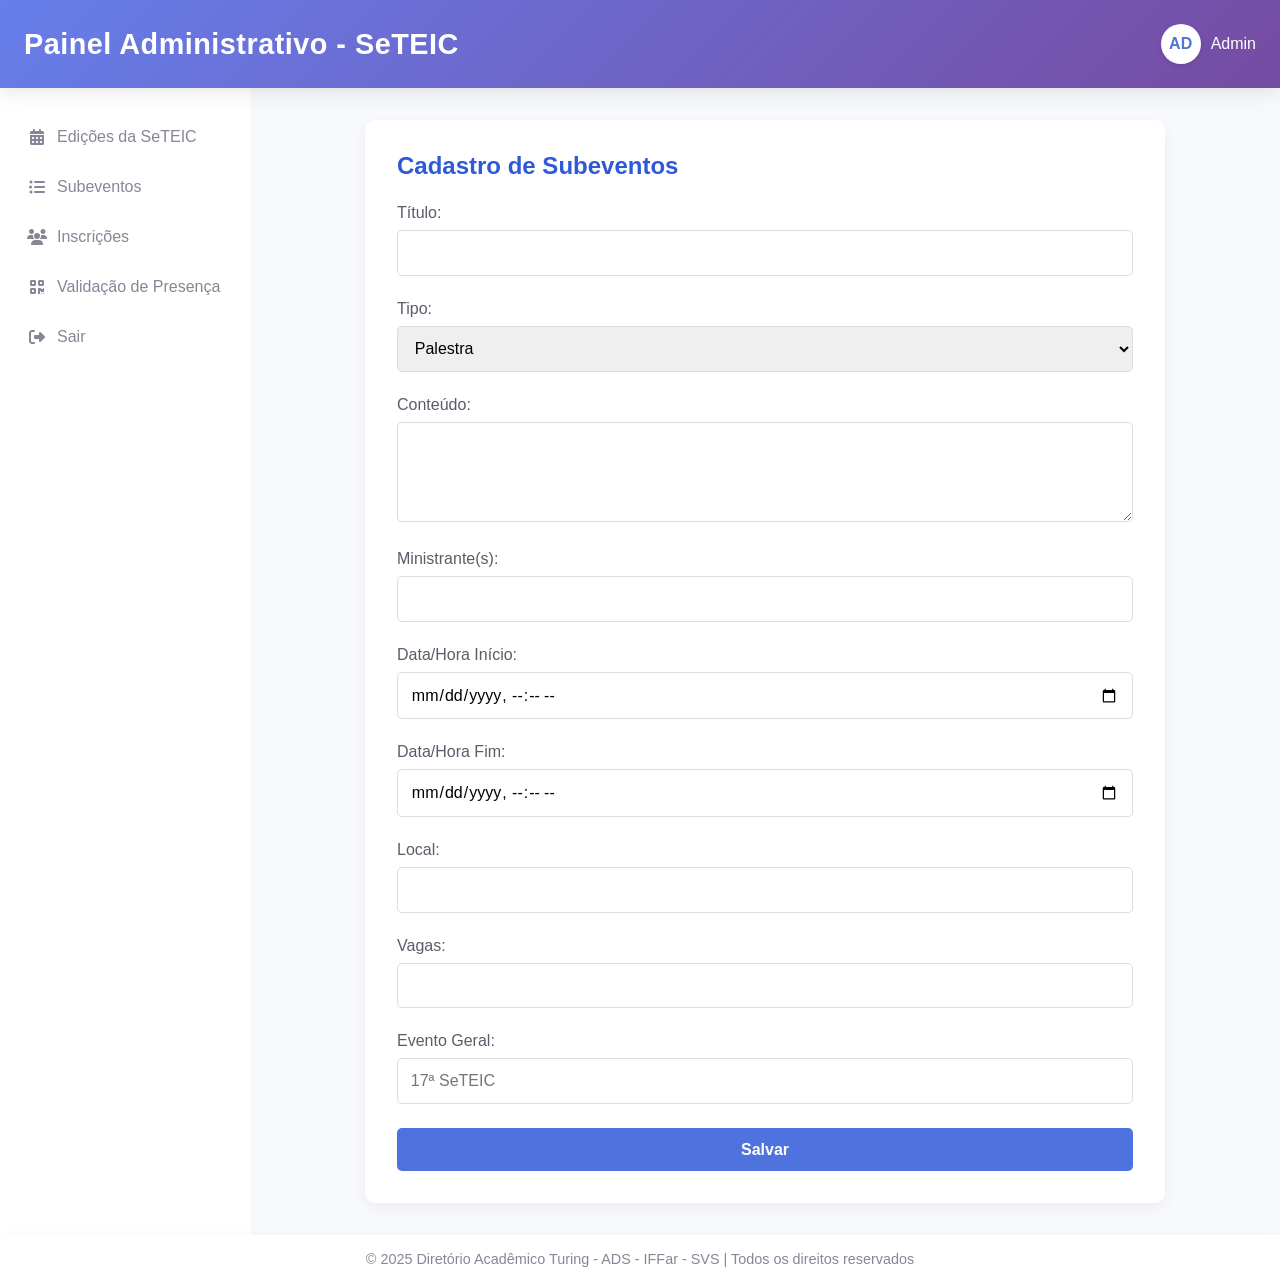
<file: admin-subeventos.html>
<!DOCTYPE html>
<html lang="pt-BR">
<head>
  <meta charset="UTF-8">
  <meta name="viewport" content="width=device-width, initial-scale=1.0">
  <title>Cadastro de Subeventos - SeTEIC</title>
  <link rel="stylesheet" href="https://cdnjs.cloudflare.com/ajax/libs/font-awesome/6.4.0/css/all.min.css">
  <style>
    :root {
      --primary: #4e73df;
      --primary-dark: #2e59d9;
      --secondary: #858796;
      --success: #1cc88a;
      --info: #36b9cc;
      --warning: #f6c23e;
      --danger: #e74a3b;
      --light: #f8f9fc;
      --dark: #5a5c69;
      --white: #ffffff;
      --gradient: linear-gradient(135deg, #667eea 0%, #764ba2 100%);
    }
    
    * {
      margin: 0;
      padding: 0;
      box-sizing: border-box;
      font-family: 'Segoe UI', Tahoma, Geneva, Verdana, sans-serif;
    }
    
    body {
      background-color: #f5f7fa;
      color: var(--dark);
      min-height: 100vh;
      display: flex;
      flex-direction: column;
    }
    
    header {
      background: var(--gradient);
      color: var(--white);
      padding: 1.5rem;
      box-shadow: 0 4px 20px rgba(0, 0, 0, 0.1);
      position: relative;
      z-index: 10;
      display: flex;
      justify-content: space-between;
      align-items: center;
    }
    
    .titulo {
      font-size: 1.8rem;
      font-weight: 600;
      letter-spacing: 0.5px;
    }
    
    .user-info {
      display: flex;
      align-items: center;
      gap: 10px;
    }
    
    .user-avatar {
      width: 40px;
      height: 40px;
      border-radius: 50%;
      background-color: var(--white);
      display: flex;
      align-items: center;
      justify-content: center;
      color: var(--primary);
      font-weight: bold;
      box-shadow: 0 2px 5px rgba(0, 0, 0, 0.1);
    }
    
    main.container {
      display: flex;
      flex: 1;
    }
    
    nav {
      width: 250px;
      background: var(--white);
      box-shadow: 2px 0 10px rgba(0, 0, 0, 0.05);
      padding: 1.5rem 0;
      display: flex;
      flex-direction: column;
      transition: all 0.3s ease;
    }
    
    nav a {
      color: var(--secondary);
      text-decoration: none;
      padding: 0.8rem 1.5rem;
      margin: 0.2rem 0;
      display: flex;
      align-items: center;
      gap: 10px;
      transition: all 0.3s ease;
      border-left: 3px solid transparent;
    }
    
    nav a:hover {
      color: var(--primary);
      background-color: rgba(78, 115, 223, 0.1);
      border-left: 3px solid var(--primary);
    }
    
    nav a i {
      width: 20px;
      text-align: center;
    }
    
    .content {
      flex: 1;
      padding: 2rem;
      background-color: var(--light);
    }
    
    form {
      background: var(--white);
      border-radius: 10px;
      padding: 2rem;
      box-shadow: 0 5px 15px rgba(0, 0, 0, 0.05);
      max-width: 800px;
      margin: 0 auto;
    }
    
    label {
      display: block;
      margin-bottom: 0.5rem;
      color: var(--dark);
      font-weight: 500;
    }
    
    input[type="text"],
    input[type="number"],
    input[type="datetime-local"],
    select,
    textarea {
      width: 100%;
      padding: 0.8rem;
      margin-bottom: 1.5rem;
      border: 1px solid #ddd;
      border-radius: 5px;
      font-size: 1rem;
      transition: all 0.3s ease;
    }
    
    input[type="text"]:focus,
    input[type="number"]:focus,
    input[type="datetime-local"]:focus,
    select:focus,
    textarea:focus {
      border-color: var(--primary);
      box-shadow: 0 0 0 3px rgba(78, 115, 223, 0.2);
      outline: none;
    }
    
    textarea {
      min-height: 100px;
      resize: vertical;
    }
    
    button[type="submit"] {
      background: var(--primary);
      color: white;
      border: none;
      padding: 0.8rem 1.5rem;
      border-radius: 5px;
      font-size: 1rem;
      font-weight: 600;
      cursor: pointer;
      transition: all 0.3s ease;
      display: block;
      width: 100%;
    }
    
    button[type="submit"]:hover {
      background: var(--primary-dark);
    }
    
    footer {
      background: var(--white);
      color: var(--secondary);
      text-align: center;
      padding: 1rem;
      font-size: 0.9rem;
      box-shadow: 0 -2px 10px rgba(0, 0, 0, 0.02);
    }
    
    @media (max-width: 768px) {
      main.container {
        flex-direction: column;
      }
      
      nav {
        width: 100%;
        flex-direction: row;
        overflow-x: auto;
        padding: 0.5rem;
      }
      
      nav a {
        flex-direction: column;
        padding: 0.5rem;
        font-size: 0.8rem;
        text-align: center;
        min-width: 80px;
      }
      
      nav a i {
        margin-bottom: 0.3rem;
      }
      
      form {
        padding: 1.5rem;
      }
    }
  </style>
</head>
<body>
  <header>
    <h1 class="titulo">Painel Administrativo - SeTEIC</h1>
    <div class="user-info">
      <div class="user-avatar">AD</div>
      <span>Admin</span>
    </div>
  </header>
  <main class="container">
    <nav>
      <a href="admin-eventos.html">
        <i class="fas fa-calendar-alt"></i>
        <span>Edições da SeTEIC</span>
      </a>
      <a href="admin-subeventos.html">
        <i class="fas fa-list-ul"></i>
        <span>Subeventos</span>
      </a>
      <a href="admin-inscricoes.html">
        <i class="fas fa-users"></i>
        <span>Inscrições</span>
      </a>
      <a href="admin-qrcode.html">
        <i class="fas fa-qrcode"></i>
        <span>Validação de Presença</span>
      </a>
      <a href="index.html">
        <i class="fas fa-sign-out-alt"></i>
        <span>Sair</span>
      </a>
    </nav>
    <div class="content">
      <form>
        <h2 style="color: var(--primary-dark); margin-bottom: 1.5rem;">Cadastro de Subeventos</h2>
        
        <label for="titulo">Título:</label>
        <input type="text" id="titulo" required>

        <label for="tipo">Tipo:</label>
        <select id="tipo">
          <option value="palestra">Palestra</option>
          <option value="oficina">Oficina</option>
        </select>

        <label for="conteudo">Conteúdo:</label>
        <textarea id="conteudo" rows="4"></textarea>

        <label for="ministrante">Ministrante(s):</label>
        <input type="text" id="ministrante">

        <label for="inicio">Data/Hora Início:</label>
        <input type="datetime-local" id="inicio">

        <label for="fim">Data/Hora Fim:</label>
        <input type="datetime-local" id="fim">

        <label for="local">Local:</label>
        <input type="text" id="local">

        <label for="vagas">Vagas:</label>
        <input type="number" id="vagas">

        <label for="evento">Evento Geral:</label>
        <input type="text" id="evento" placeholder="17ª SeTEIC">

        <button type="submit">Salvar</button>
      </form>
    </div>
  </main>
  <footer>
    <p>&copy; 2025 Diretório Acadêmico Turing - ADS - IFFar - SVS | Todos os direitos reservados</p>
  </footer>
</body>
</html>
</file>
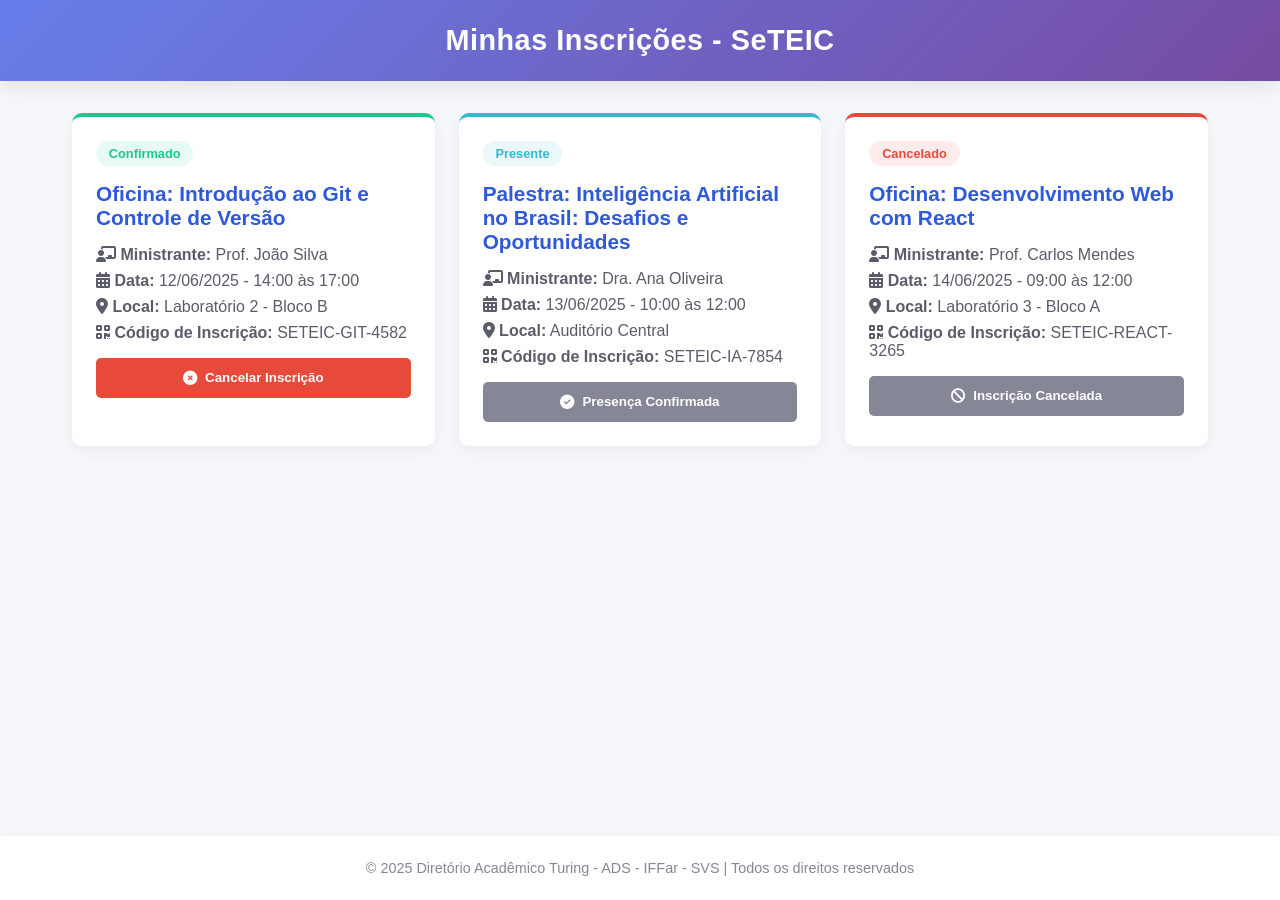
<file: aluno-inscricoes.html>
<!DOCTYPE html>
<html lang="pt-BR">
<head>
  <meta charset="UTF-8">
  <meta name="viewport" content="width=device-width, initial-scale=1.0">
  <title>Minhas Inscrições - SeTEIC</title>
  <link rel="stylesheet" href="https://cdnjs.cloudflare.com/ajax/libs/font-awesome/6.4.0/css/all.min.css">
  <style>
    :root {
      --primary: #4e73df;
      --primary-dark: #2e59d9;
      --secondary: #858796;
      --success: #1cc88a;
      --info: #36b9cc;
      --warning: #f6c23e;
      --danger: #e74a3b;
      --light: #f8f9fc;
      --dark: #5a5c69;
      --white: #ffffff;
      --gradient: linear-gradient(135deg, #667eea 0%, #764ba2 100%);
    }
    
    * {
      margin: 0;
      padding: 0;
      box-sizing: border-box;
      font-family: 'Segoe UI', Tahoma, Geneva, Verdana, sans-serif;
    }
    
    body {
      background-color: #f5f7fa;
      color: var(--dark);
      min-height: 100vh;
      display: flex;
      flex-direction: column;
    }
    
    header {
      background: var(--gradient);
      color: var(--white);
      padding: 1.5rem;
      box-shadow: 0 4px 20px rgba(0, 0, 0, 0.1);
      text-align: center;
    }
    
    .titulo {
      font-size: 1.8rem;
      font-weight: 600;
      letter-spacing: 0.5px;
    }
    
    main.container {
      flex: 1;
      padding: 2rem;
      max-width: 1200px;
      margin: 0 auto;
      width: 100%;
    }
    
    .inscricoes-grid {
      display: grid;
      grid-template-columns: repeat(auto-fill, minmax(350px, 1fr));
      gap: 1.5rem;
    }
    
    .inscricao-card {
      background: var(--white);
      border-radius: 10px;
      padding: 1.5rem;
      box-shadow: 0 5px 15px rgba(0, 0, 0, 0.05);
      transition: all 0.3s ease;
      border-top: 4px solid var(--primary);
      position: relative;
    }
    
    .inscricao-card:hover {
      transform: translateY(-5px);
      box-shadow: 0 8px 25px rgba(0, 0, 0, 0.1);
    }
    
    .inscricao-card.confirmado {
      border-top-color: var(--success);
    }
    
    .inscricao-card.presente {
      border-top-color: var(--info);
    }
    
    .inscricao-card.cancelado {
      border-top-color: var(--danger);
    }
    
    .inscricao-card h2 {
      color: var(--primary-dark);
      margin-bottom: 1rem;
      font-size: 1.3rem;
    }
    
    .inscricao-card p {
      margin-bottom: 0.5rem;
      color: var(--dark);
    }
    
    .inscricao-card strong {
      color: var(--dark);
      font-weight: 600;
    }
    
    .inscricao-card .inscricao-status {
      display: inline-block;
      padding: 0.3rem 0.8rem;
      border-radius: 20px;
      font-size: 0.8rem;
      font-weight: 600;
      margin-bottom: 1rem;
      background-color: rgba(78, 115, 223, 0.1);
      color: var(--primary);
    }
    
    .inscricao-card.confirmado .inscricao-status {
      background-color: rgba(28, 200, 138, 0.1);
      color: var(--success);
    }
    
    .inscricao-card.presente .inscricao-status {
      background-color: rgba(54, 185, 204, 0.1);
      color: var(--info);
    }
    
    .inscricao-card.cancelado .inscricao-status {
      background-color: rgba(231, 74, 59, 0.1);
      color: var(--danger);
    }
    
    .inscricao-card button {
      width: 100%;
      padding: 0.8rem;
      margin-top: 1rem;
      background: var(--danger);
      color: white;
      border: none;
      border-radius: 5px;
      font-weight: 600;
      cursor: pointer;
      transition: all 0.3s ease;
      display: flex;
      align-items: center;
      justify-content: center;
      gap: 8px;
    }
    
    .inscricao-card button:hover {
      transform: translateY(-2px);
      box-shadow: 0 5px 15px rgba(231, 74, 59, 0.3);
    }
    
    .inscricao-card button i {
      font-size: 0.9rem;
    }
    
    footer {
      background: var(--white);
      color: var(--secondary);
      text-align: center;
      padding: 1.5rem;
      font-size: 0.9rem;
      box-shadow: 0 -2px 10px rgba(0, 0, 0, 0.02);
    }
    
    @media (max-width: 768px) {
      .titulo {
        font-size: 1.5rem;
      }
      
      .inscricoes-grid {
        grid-template-columns: 1fr;
      }
    }
  </style>
</head>
<body>
  <header>
    <h1 class="titulo">Minhas Inscrições - SeTEIC</h1>
  </header>
  <main class="container">
    <div class="inscricoes-grid">
      <section class="inscricao-card confirmado">
        <span class="inscricao-status">Confirmado</span>
        <h2>Oficina: Introdução ao Git e Controle de Versão</h2>
        <p><strong><i class="fas fa-chalkboard-teacher"></i> Ministrante:</strong> Prof. João Silva</p>
        <p><strong><i class="fas fa-calendar-alt"></i> Data:</strong> 12/06/2025 - 14:00 às 17:00</p>
        <p><strong><i class="fas fa-map-marker-alt"></i> Local:</strong> Laboratório 2 - Bloco B</p>
        <p><strong><i class="fas fa-qrcode"></i> Código de Inscrição:</strong> SETEIC-GIT-4582</p>
        <button>
          <i class="fas fa-times-circle"></i> Cancelar Inscrição
        </button>
      </section>

      <section class="inscricao-card presente">
        <span class="inscricao-status">Presente</span>
        <h2>Palestra: Inteligência Artificial no Brasil: Desafios e Oportunidades</h2>
        <p><strong><i class="fas fa-chalkboard-teacher"></i> Ministrante:</strong> Dra. Ana Oliveira</p>
        <p><strong><i class="fas fa-calendar-alt"></i> Data:</strong> 13/06/2025 - 10:00 às 12:00</p>
        <p><strong><i class="fas fa-map-marker-alt"></i> Local:</strong> Auditório Central</p>
        <p><strong><i class="fas fa-qrcode"></i> Código de Inscrição:</strong> SETEIC-IA-7854</p>
        <button disabled style="background-color: var(--secondary); cursor: not-allowed;">
          <i class="fas fa-check-circle"></i> Presença Confirmada
        </button>
      </section>

      <section class="inscricao-card cancelado">
        <span class="inscricao-status">Cancelado</span>
        <h2>Oficina: Desenvolvimento Web com React</h2>
        <p><strong><i class="fas fa-chalkboard-teacher"></i> Ministrante:</strong> Prof. Carlos Mendes</p>
        <p><strong><i class="fas fa-calendar-alt"></i> Data:</strong> 14/06/2025 - 09:00 às 12:00</p>
        <p><strong><i class="fas fa-map-marker-alt"></i> Local:</strong> Laboratório 3 - Bloco A</p>
        <p><strong><i class="fas fa-qrcode"></i> Código de Inscrição:</strong> SETEIC-REACT-3265</p>
        <button disabled style="background-color: var(--secondary); cursor: not-allowed;">
          <i class="fas fa-ban"></i> Inscrição Cancelada
        </button>
      </section>
    </div>
  </main>
  <footer>
    <p>&copy; 2025 Diretório Acadêmico Turing - ADS - IFFar - SVS | Todos os direitos reservados</p>
  </footer>
</body>
</html>
</file>
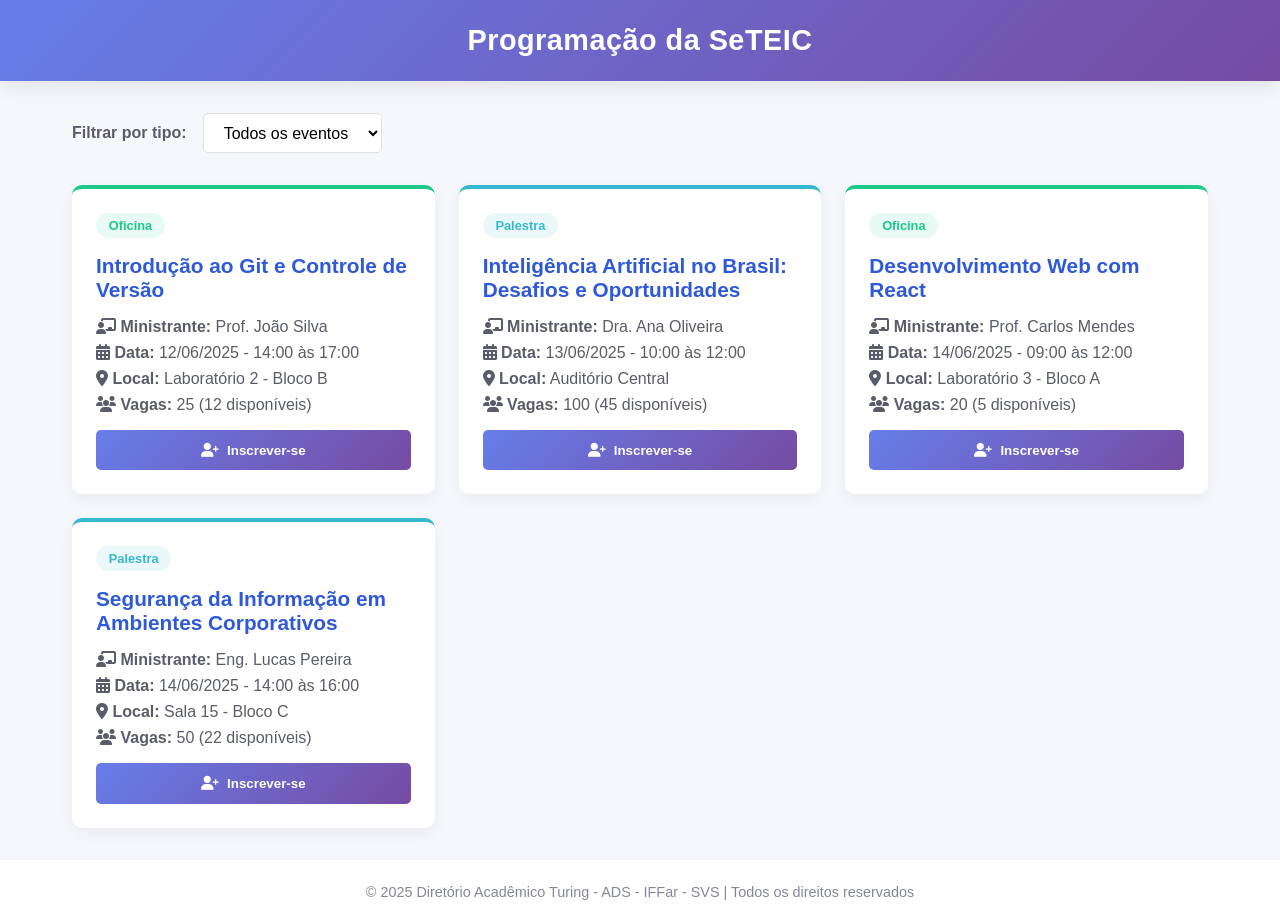
<file: aluno-programacao.html>
<!DOCTYPE html>
<html lang="pt-BR">
<head>
  <meta charset="UTF-8">
  <meta name="viewport" content="width=device-width, initial-scale=1.0">
  <title>Programação - SeTEIC</title>
  <link rel="stylesheet" href="https://cdnjs.cloudflare.com/ajax/libs/font-awesome/6.4.0/css/all.min.css">
  <style>
    :root {
      --primary: #4e73df;
      --primary-dark: #2e59d9;
      --secondary: #858796;
      --success: #1cc88a;
      --info: #36b9cc;
      --warning: #f6c23e;
      --danger: #e74a3b;
      --light: #f8f9fc;
      --dark: #5a5c69;
      --white: #ffffff;
      --gradient: linear-gradient(135deg, #667eea 0%, #764ba2 100%);
    }
    
    * {
      margin: 0;
      padding: 0;
      box-sizing: border-box;
      font-family: 'Segoe UI', Tahoma, Geneva, Verdana, sans-serif;
    }
    
    body {
      background-color: #f5f7fa;
      color: var(--dark);
      min-height: 100vh;
      display: flex;
      flex-direction: column;
    }
    
    header {
      background: var(--gradient);
      color: var(--white);
      padding: 1.5rem;
      box-shadow: 0 4px 20px rgba(0, 0, 0, 0.1);
      text-align: center;
    }
    
    .titulo {
      font-size: 1.8rem;
      font-weight: 600;
      letter-spacing: 0.5px;
    }
    
    main.container {
      flex: 1;
      padding: 2rem;
      max-width: 1200px;
      margin: 0 auto;
      width: 100%;
    }
    
    .filtro-container {
      margin-bottom: 2rem;
      display: flex;
      align-items: center;
      gap: 1rem;
    }
    
    label[for="filtro"] {
      font-weight: 600;
      color: var(--dark);
    }
    
    select#filtro {
      padding: 0.6rem 1rem;
      border: 1px solid #e0e0e0;
      border-radius: 5px;
      font-size: 1rem;
      background-color: var(--white);
      cursor: pointer;
      transition: all 0.3s ease;
    }
    
    select#filtro:focus {
      outline: none;
      border-color: var(--primary);
      box-shadow: 0 0 0 3px rgba(78, 115, 223, 0.2);
    }
    
    .eventos-grid {
      display: grid;
      grid-template-columns: repeat(auto-fill, minmax(350px, 1fr));
      gap: 1.5rem;
    }
    
    .evento-card {
      background: var(--white);
      border-radius: 10px;
      padding: 1.5rem;
      box-shadow: 0 5px 15px rgba(0, 0, 0, 0.05);
      transition: all 0.3s ease;
      border-top: 4px solid var(--primary);
    }
    
    .evento-card:hover {
      transform: translateY(-5px);
      box-shadow: 0 8px 25px rgba(0, 0, 0, 0.1);
    }
    
    .evento-card.palestra {
      border-top-color: var(--info);
    }
    
    .evento-card.oficina {
      border-top-color: var(--success);
    }
    
    .evento-card h2 {
      color: var(--primary-dark);
      margin-bottom: 1rem;
      font-size: 1.3rem;
    }
    
    .evento-card p {
      margin-bottom: 0.5rem;
      color: var(--dark);
    }
    
    .evento-card strong {
      color: var(--dark);
      font-weight: 600;
    }
    
    .evento-card .evento-tipo {
      display: inline-block;
      padding: 0.3rem 0.8rem;
      border-radius: 20px;
      font-size: 0.8rem;
      font-weight: 600;
      margin-bottom: 1rem;
      background-color: rgba(78, 115, 223, 0.1);
      color: var(--primary);
    }
    
    .evento-card.palestra .evento-tipo {
      background-color: rgba(54, 185, 204, 0.1);
      color: var(--info);
    }
    
    .evento-card.oficina .evento-tipo {
      background-color: rgba(28, 200, 138, 0.1);
      color: var(--success);
    }
    
    .evento-card button {
      width: 100%;
      padding: 0.8rem;
      margin-top: 1rem;
      background: var(--gradient);
      color: white;
      border: none;
      border-radius: 5px;
      font-weight: 600;
      cursor: pointer;
      transition: all 0.3s ease;
      display: flex;
      align-items: center;
      justify-content: center;
      gap: 8px;
    }
    
    .evento-card button:hover {
      transform: translateY(-2px);
      box-shadow: 0 5px 15px rgba(78, 115, 223, 0.3);
    }
    
    .evento-card button i {
      font-size: 0.9rem;
    }
    
    footer {
      background: var(--white);
      color: var(--secondary);
      text-align: center;
      padding: 1.5rem;
      font-size: 0.9rem;
      box-shadow: 0 -2px 10px rgba(0, 0, 0, 0.02);
    }
    
    @media (max-width: 768px) {
      .titulo {
        font-size: 1.5rem;
      }
      
      .eventos-grid {
        grid-template-columns: 1fr;
      }
      
      .filtro-container {
        flex-direction: column;
        align-items: flex-start;
      }
    }
  </style>
</head>
<body>
  <header>
    <h1 class="titulo">Programação da SeTEIC</h1>
  </header>
  <main class="container">
    <div class="filtro-container">
      <label for="filtro">Filtrar por tipo:</label>
      <select id="filtro">
        <option value="todos">Todos os eventos</option>
        <option value="palestra">Palestras</option>
        <option value="oficina">Oficinas</option>
      </select>
    </div>

    <div class="eventos-grid">
      <section class="evento-card oficina">
        <span class="evento-tipo">Oficina</span>
        <h2>Introdução ao Git e Controle de Versão</h2>
        <p><strong><i class="fas fa-chalkboard-teacher"></i> Ministrante:</strong> Prof. João Silva</p>
        <p><strong><i class="fas fa-calendar-alt"></i> Data:</strong> 12/06/2025 - 14:00 às 17:00</p>
        <p><strong><i class="fas fa-map-marker-alt"></i> Local:</strong> Laboratório 2 - Bloco B</p>
        <p><strong><i class="fas fa-users"></i> Vagas:</strong> 25 (12 disponíveis)</p>
        <button>
          <i class="fas fa-user-plus"></i> Inscrever-se
        </button>
      </section>

      <section class="evento-card palestra">
        <span class="evento-tipo">Palestra</span>
        <h2>Inteligência Artificial no Brasil: Desafios e Oportunidades</h2>
        <p><strong><i class="fas fa-chalkboard-teacher"></i> Ministrante:</strong> Dra. Ana Oliveira</p>
        <p><strong><i class="fas fa-calendar-alt"></i> Data:</strong> 13/06/2025 - 10:00 às 12:00</p>
        <p><strong><i class="fas fa-map-marker-alt"></i> Local:</strong> Auditório Central</p>
        <p><strong><i class="fas fa-users"></i> Vagas:</strong> 100 (45 disponíveis)</p>
        <button>
          <i class="fas fa-user-plus"></i> Inscrever-se
        </button>
      </section>

      <section class="evento-card oficina">
        <span class="evento-tipo">Oficina</span>
        <h2>Desenvolvimento Web com React</h2>
        <p><strong><i class="fas fa-chalkboard-teacher"></i> Ministrante:</strong> Prof. Carlos Mendes</p>
        <p><strong><i class="fas fa-calendar-alt"></i> Data:</strong> 14/06/2025 - 09:00 às 12:00</p>
        <p><strong><i class="fas fa-map-marker-alt"></i> Local:</strong> Laboratório 3 - Bloco A</p>
        <p><strong><i class="fas fa-users"></i> Vagas:</strong> 20 (5 disponíveis)</p>
        <button>
          <i class="fas fa-user-plus"></i> Inscrever-se
        </button>
      </section>

      <section class="evento-card palestra">
        <span class="evento-tipo">Palestra</span>
        <h2>Segurança da Informação em Ambientes Corporativos</h2>
        <p><strong><i class="fas fa-chalkboard-teacher"></i> Ministrante:</strong> Eng. Lucas Pereira</p>
        <p><strong><i class="fas fa-calendar-alt"></i> Data:</strong> 14/06/2025 - 14:00 às 16:00</p>
        <p><strong><i class="fas fa-map-marker-alt"></i> Local:</strong> Sala 15 - Bloco C</p>
        <p><strong><i class="fas fa-users"></i> Vagas:</strong> 50 (22 disponíveis)</p>
        <button>
          <i class="fas fa-user-plus"></i> Inscrever-se
        </button>
      </section>
    </div>
  </main>
  <footer>
    <p>&copy; 2025 Diretório Acadêmico Turing - ADS - IFFar - SVS | Todos os direitos reservados</p>
  </footer>

  <script>
    document.getElementById('filtro').addEventListener('change', function() {
      const tipo = this.value;
      const cards = document.querySelectorAll('.evento-card');
      
      cards.forEach(card => {
        if (tipo === 'todos') {
          card.style.display = 'block';
        } else if (card.classList.contains(tipo)) {
          card.style.display = 'block';
        } else {
          card.style.display = 'none';
        }
      });
    });
  </script>
</body>
</html>
</file>
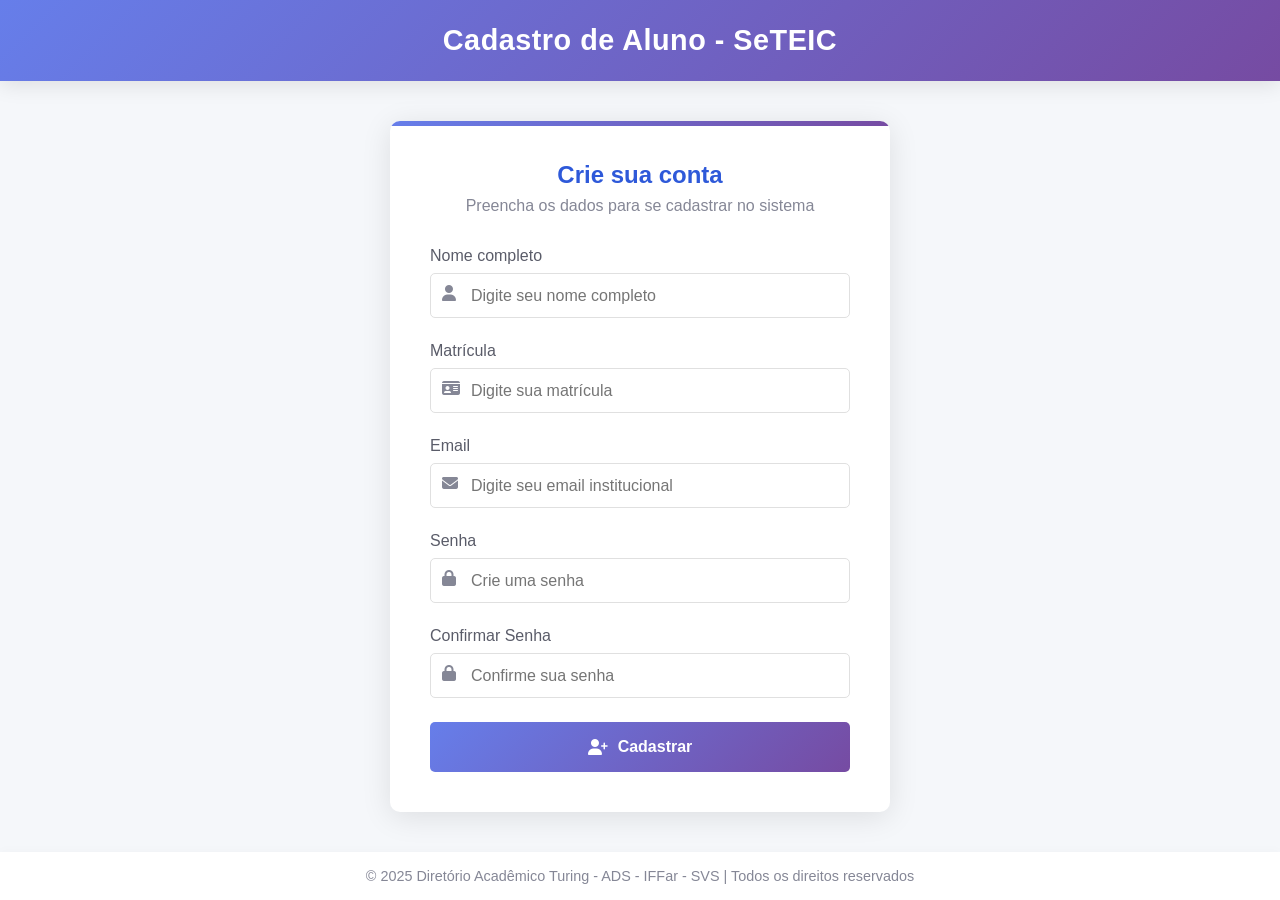
<file: cadastro.html>
<!DOCTYPE html>
<html lang="pt-BR">
<head>
  <meta charset="UTF-8">
  <meta name="viewport" content="width=device-width, initial-scale=1.0">
  <title>Cadastro de Aluno - SeTEIC</title>
  <link rel="stylesheet" href="https://cdnjs.cloudflare.com/ajax/libs/font-awesome/6.4.0/css/all.min.css">
  <style>
    :root {
      --primary: #4e73df;
      --primary-dark: #2e59d9;
      --secondary: #858796;
      --success: #1cc88a;
      --info: #36b9cc;
      --warning: #f6c23e;
      --danger: #e74a3b;
      --light: #f8f9fc;
      --dark: #5a5c69;
      --white: #ffffff;
      --gradient: linear-gradient(135deg, #667eea 0%, #764ba2 100%);
    }
    
    * {
      margin: 0;
      padding: 0;
      box-sizing: border-box;
      font-family: 'Segoe UI', Tahoma, Geneva, Verdana, sans-serif;
    }
    
    body {
      background-color: #f5f7fa;
      color: var(--dark);
      min-height: 100vh;
      display: flex;
      flex-direction: column;
    }
    
    header {
      background: var(--gradient);
      color: var(--white);
      padding: 1.5rem;
      box-shadow: 0 4px 20px rgba(0, 0, 0, 0.1);
      text-align: center;
    }
    
    .titulo {
      font-size: 1.8rem;
      font-weight: 600;
      letter-spacing: 0.5px;
    }
    
    main.container {
      display: flex;
      flex: 1;
      justify-content: center;
      align-items: center;
      padding: 2rem;
    }
    
    form {
      background: var(--white);
      border-radius: 10px;
      padding: 2.5rem;
      box-shadow: 0 5px 30px rgba(0, 0, 0, 0.1);
      width: 100%;
      max-width: 500px;
      position: relative;
      overflow: hidden;
    }
    
    form::before {
      content: '';
      position: absolute;
      top: 0;
      left: 0;
      right: 0;
      height: 5px;
      background: var(--gradient);
    }
    
    .form-header {
      text-align: center;
      margin-bottom: 2rem;
    }
    
    .form-header h2 {
      color: var(--primary-dark);
      margin-bottom: 0.5rem;
    }
    
    .form-header p {
      color: var(--secondary);
    }
    
    label {
      display: block;
      margin-bottom: 0.5rem;
      color: var(--dark);
      font-weight: 500;
    }
    
    .input-group {
      position: relative;
      margin-bottom: 1.5rem;
    }
    
    .input-group i {
      position: absolute;
      top: 38px; 
      left: 12px;
      color: var(--secondary);
      font-size: 1rem;
    }
    
    input {
      width: 100%;
      padding: 0.8rem 1rem 0.8rem 40px;
      border: 1px solid #e0e0e0;
      border-radius: 5px;
      font-size: 1rem;
      transition: all 0.3s ease;
      height: 45px; 
    }
    
    input:focus {
      border-color: var(--primary);
      outline: none;
      box-shadow: 0 0 0 3px rgba(78, 115, 223, 0.2);
    }
    
    button {
      width: 100%;
      padding: 1rem;
      background: var(--gradient);
      color: white;
      border: none;
      border-radius: 5px;
      font-size: 1rem;
      font-weight: 600;
      cursor: pointer;
      transition: all 0.3s ease;
      margin-top: 1rem;
      display: flex;
      align-items: center;
      justify-content: center;
      gap: 10px;
    }
    
    button:hover {
      transform: translateY(-2px);
      box-shadow: 0 5px 15px rgba(78, 115, 223, 0.3);
    }
    
    #mensagem {
      margin-top: 1.5rem;
      padding: 1rem;
      border-radius: 5px;
      text-align: center;
      display: none;
    }
    
    .success {
      background-color: rgba(28, 200, 138, 0.2);
      color: var(--success);
      display: block;
    }
    
    .error {
      background-color: rgba(231, 74, 59, 0.2);
      color: var(--danger);
      display: block;
    }
    
    footer {
      background: var(--white);
      color: var(--secondary);
      text-align: center;
      padding: 1rem;
      font-size: 0.9rem;
      box-shadow: 0 -2px 10px rgba(0, 0, 0, 0.02);
    }
    
    @media (max-width: 768px) {
      form {
        padding: 1.5rem;
      }
      
      .titulo {
        font-size: 1.5rem;
      }
    }
  </style>
</head>
<body>
  <header>
    <h1 class="titulo">Cadastro de Aluno - SeTEIC</h1>
  </header>
  <main class="container">
    <form id="cadastroForm">
      <div class="form-header">
        <h2>Crie sua conta</h2>
        <p>Preencha os dados para se cadastrar no sistema</p>
      </div>
      
      <div class="input-group">
        <i class="fas fa-user"></i>
        <label for="nome">Nome completo</label>
        <input type="text" id="nome" name="nome" placeholder="Digite seu nome completo" required>
      </div>
      
      <div class="input-group">
        <i class="fas fa-id-card"></i>
        <label for="matricula">Matrícula</label>
        <input type="text" id="matricula" name="matricula" placeholder="Digite sua matrícula" required>
      </div>
      
      <div class="input-group">
        <i class="fas fa-envelope"></i>
        <label for="email">Email</label>
        <input type="email" id="email" name="email" placeholder="Digite seu email institucional" required>
      </div>
      
      <div class="input-group">
        <i class="fas fa-lock"></i>
        <label for="senha">Senha</label>
        <input type="password" id="senha" name="senha" placeholder="Crie uma senha" required>
      </div>
      
      <div class="input-group">
        <i class="fas fa-lock"></i>
        <label for="confirma">Confirmar Senha</label>
        <input type="password" id="confirma" name="confirma" placeholder="Confirme sua senha" required>
      </div>
      
      <button type="submit">
        <i class="fas fa-user-plus"></i> Cadastrar
      </button>
      
      <div id="mensagem"></div>
    </form>
  </main>
  <footer>
    <p>&copy; 2025 Diretório Acadêmico Turing - ADS - IFFar - SVS | Todos os direitos reservados</p>
  </footer>

  <script>
    document.getElementById("cadastroForm").addEventListener("submit", function (event) {
      event.preventDefault();
      
      const mensagem = document.getElementById("mensagem");
      mensagem.textContent = "";
      mensagem.className = "";
      const nome = document.getElementById("nome").value;
      const matricula = document.getElementById("matricula").value;
      const email = document.getElementById("email").value;
      const senha = document.getElementById("senha").value;
      const confirma = document.getElementById("confirma").value;

      if (senha !== confirma) {
        mensagem.textContent = "As senhas não coincidem!";
        mensagem.className = "error";
        return;
      }
      
      if (senha.length < 6) {
        mensagem.textContent = "A senha deve ter pelo menos 6 caracteres!";
        mensagem.className = "error";
        return;
      }

      const dados = {
        nome: nome,
        matricula: matricula,
        email: email,
        senha: senha
      };

      fetch("http://localhost:8080/api/usuarios", {
        method: "POST",
        headers: {
          "Content-Type": "application/json"
        },
        body: JSON.stringify(dados)
      })
      .then(response => {
        if (!response.ok) throw new Error("Erro ao cadastrar");
        return response.json();
      })
      .then(data => {
        mensagem.textContent = "Cadastro realizado com sucesso! Redirecionando...";
        mensagem.className = "success";
        document.getElementById("cadastroForm").reset();
   
        setTimeout(() => {
          window.location.href = "login.html";
        }, 2000);
      })
      .catch(error => {
        console.error(error);
        mensagem.textContent = "Erro ao cadastrar usuário. Por favor, tente novamente.";
        mensagem.className = "error";
      });
    });
  </script>
</body>
</html>
</file>
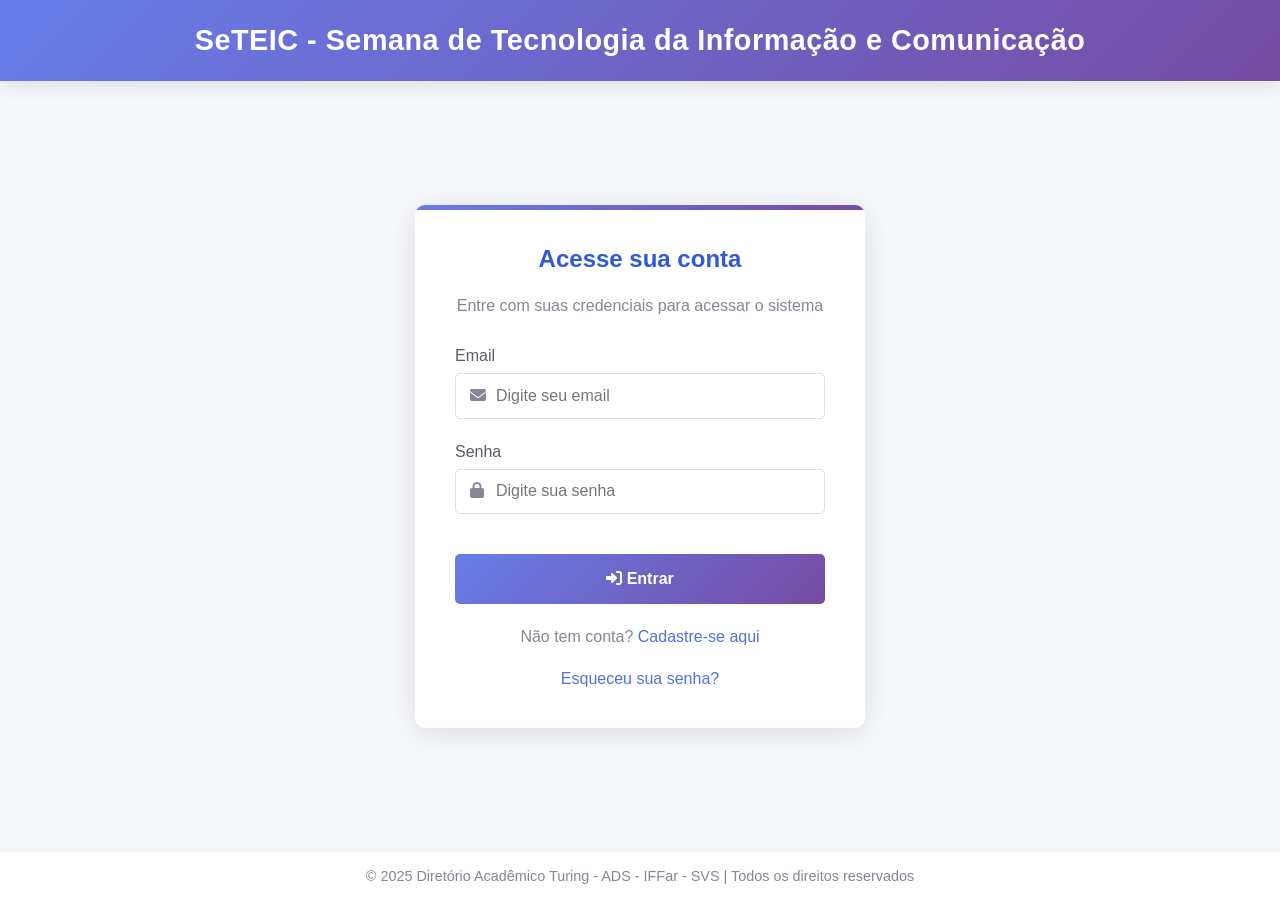
<file: login.html>
<!DOCTYPE html>
<html lang="pt-BR">
<head>
  <meta charset="UTF-8">
  <meta name="viewport" content="width=device-width, initial-scale=1.0">
  <title>Login - SeTEIC</title>
  <link rel="stylesheet" href="https://cdnjs.cloudflare.com/ajax/libs/font-awesome/6.4.0/css/all.min.css">
  <style>
    :root {
      --primary: #4e73df;
      --primary-dark: #2e59d9;
      --secondary: #858796;
      --success: #1cc88a;
      --info: #36b9cc;
      --warning: #f6c23e;
      --danger: #e74a3b;
      --light: #f8f9fc;
      --dark: #5a5c69;
      --white: #ffffff;
      --gradient: linear-gradient(135deg, #667eea 0%, #764ba2 100%);
    }
    
    * {
      margin: 0;
      padding: 0;
      box-sizing: border-box;
      font-family: 'Segoe UI', Tahoma, Geneva, Verdana, sans-serif;
    }
    
    body {
      background-color: #f5f7fa;
      color: var(--dark);
      min-height: 100vh;
      display: flex;
      flex-direction: column;
    }
    
    header {
      background: var(--gradient);
      color: var(--white);
      padding: 1.5rem;
      box-shadow: 0 4px 20px rgba(0, 0, 0, 0.1);
      text-align: center;
    }
    
    .titulo {
      font-size: 1.8rem;
      font-weight: 600;
      letter-spacing: 0.5px;
    }
    
    main.container {
      display: flex;
      flex: 1;
      justify-content: center;
      align-items: center;
      padding: 2rem;
    }
    
    form {
      background: var(--white);
      border-radius: 10px;
      padding: 2.5rem;
      box-shadow: 0 5px 30px rgba(0, 0, 0, 0.1);
      width: 100%;
      max-width: 450px;
      position: relative;
      overflow: hidden;
    }
    
    form::before {
      content: '';
      position: absolute;
      top: 0;
      left: 0;
      right: 0;
      height: 5px;
      background: var(--gradient);
    }
    
    label {
      display: block;
      margin-bottom: 0.5rem;
      color: var(--dark);
      font-weight: 500;
    }
    
    input {
      width: 100%;
      padding: 0.8rem 1rem;
      margin-bottom: 1.5rem;
      border: 1px solid #e0e0e0;
      border-radius: 5px;
      font-size: 1rem;
      transition: all 0.3s ease;
    }
    
    input:focus {
      border-color: var(--primary);
      outline: none;
      box-shadow: 0 0 0 3px rgba(78, 115, 223, 0.2);
    }
    
    button {
      width: 100%;
      padding: 1rem;
      background: var(--gradient);
      color: white;
      border: none;
      border-radius: 5px;
      font-size: 1rem;
      font-weight: 600;
      cursor: pointer;
      transition: all 0.3s ease;
      margin-top: 1rem;
    }
    
    button:hover {
      transform: translateY(-2px);
      box-shadow: 0 5px 15px rgba(78, 115, 223, 0.3);
    }
    
    form p {
      text-align: center;
      margin-top: 1.5rem;
      color: var(--secondary);
    }
    
    form a {
      color: var(--primary);
      text-decoration: none;
      font-weight: 500;
    }
    
    form a:hover {
      text-decoration: underline;
    }
    
    .form-header {
      text-align: center;
      margin-bottom: 2rem;
    }
    
    .form-header h2 {
      color: var(--primary-dark);
      margin-bottom: 0.5rem;
    }
    
    .form-header p {
      color: var(--secondary);
    }
    
    .input-icon {
      position: relative;
    }
    
    .input-icon i {
      position: absolute;
      top: 50%;
      left: 15px;
      transform: translateY(-50%);
      color: var(--secondary);
    }
    
    .input-icon input {
      padding-left: 40px;
    }
    
    footer {
      background: var(--white);
      color: var(--secondary);
      text-align: center;
      padding: 1rem;
      font-size: 0.9rem;
      box-shadow: 0 -2px 10px rgba(0, 0, 0, 0.02);
    }
    
    @media (max-width: 768px) {
      form {
        padding: 1.5rem;
      }
      
      .titulo {
        font-size: 1.5rem;
      }
    }
  </style>
</head>
<body>
  <header>
    <h1 class="titulo">SeTEIC - Semana de Tecnologia da Informação e Comunicação</h1>
  </header>
  <main class="container">
    <form action="/aluno-dashboard.html">
      <div class="form-header">
        <h2>Acesse sua conta</h2>
        <p>Entre com suas credenciais para acessar o sistema</p>
      </div>
      
      <div class="input-icon">
        <i class="fas fa-envelope"></i>
        <label for="email">Email</label>
        <input type="email" id="email" name="email" placeholder="Digite seu email" required>
      </div>
      
      <div class="input-icon">
        <i class="fas fa-lock"></i>
        <label for="senha">Senha</label>
        <input type="password" id="senha" name="senha" placeholder="Digite sua senha" required>
      </div>
      
      <button type="submit">
        <i class="fas fa-sign-in-alt"></i> Entrar
      </button>
      
      <p>Não tem conta? <a href="cadastro.html">Cadastre-se aqui</a></p>
      <p><a href="recuperar-senha.html">Esqueceu sua senha?</a></p>
    </form>
  </main>
  <footer>
    <p>&copy; 2025 Diretório Acadêmico Turing - ADS - IFFar - SVS | Todos os direitos reservados</p>
  </footer>
</body>
</html>
</file>
